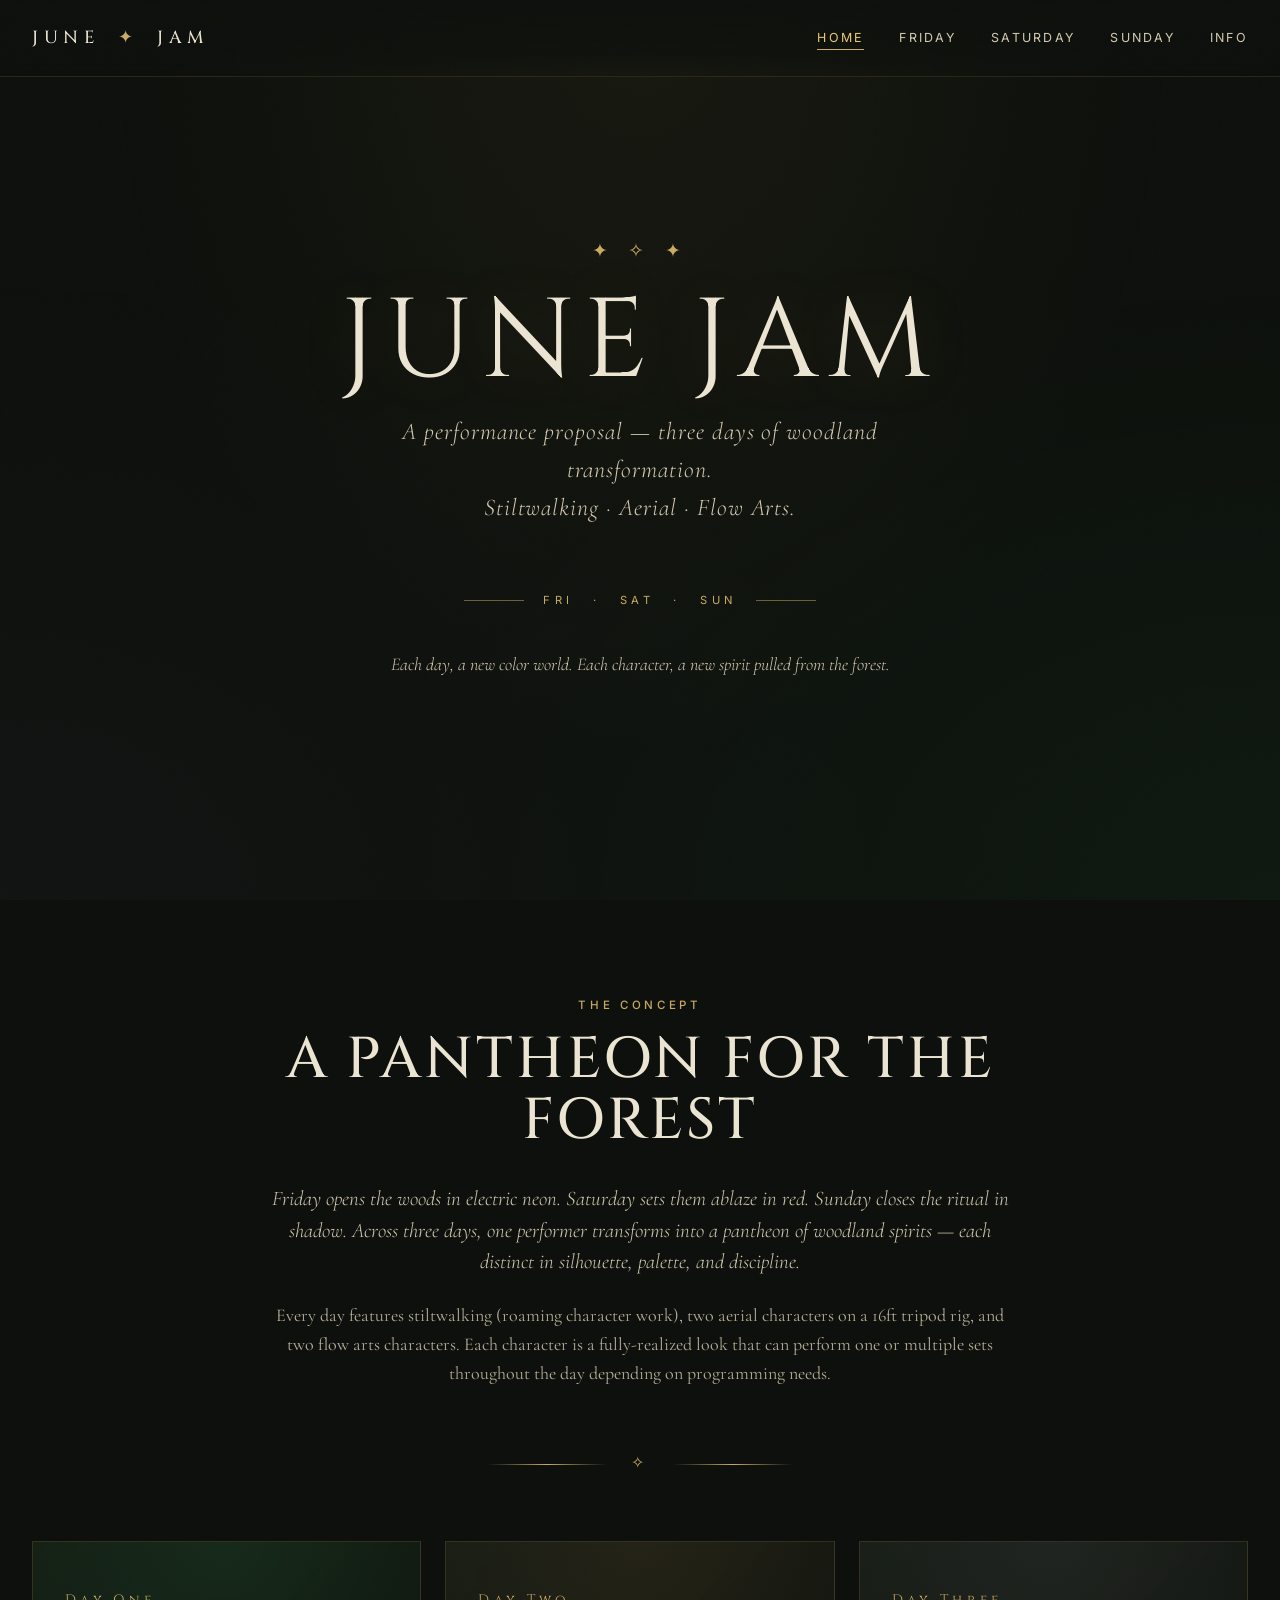
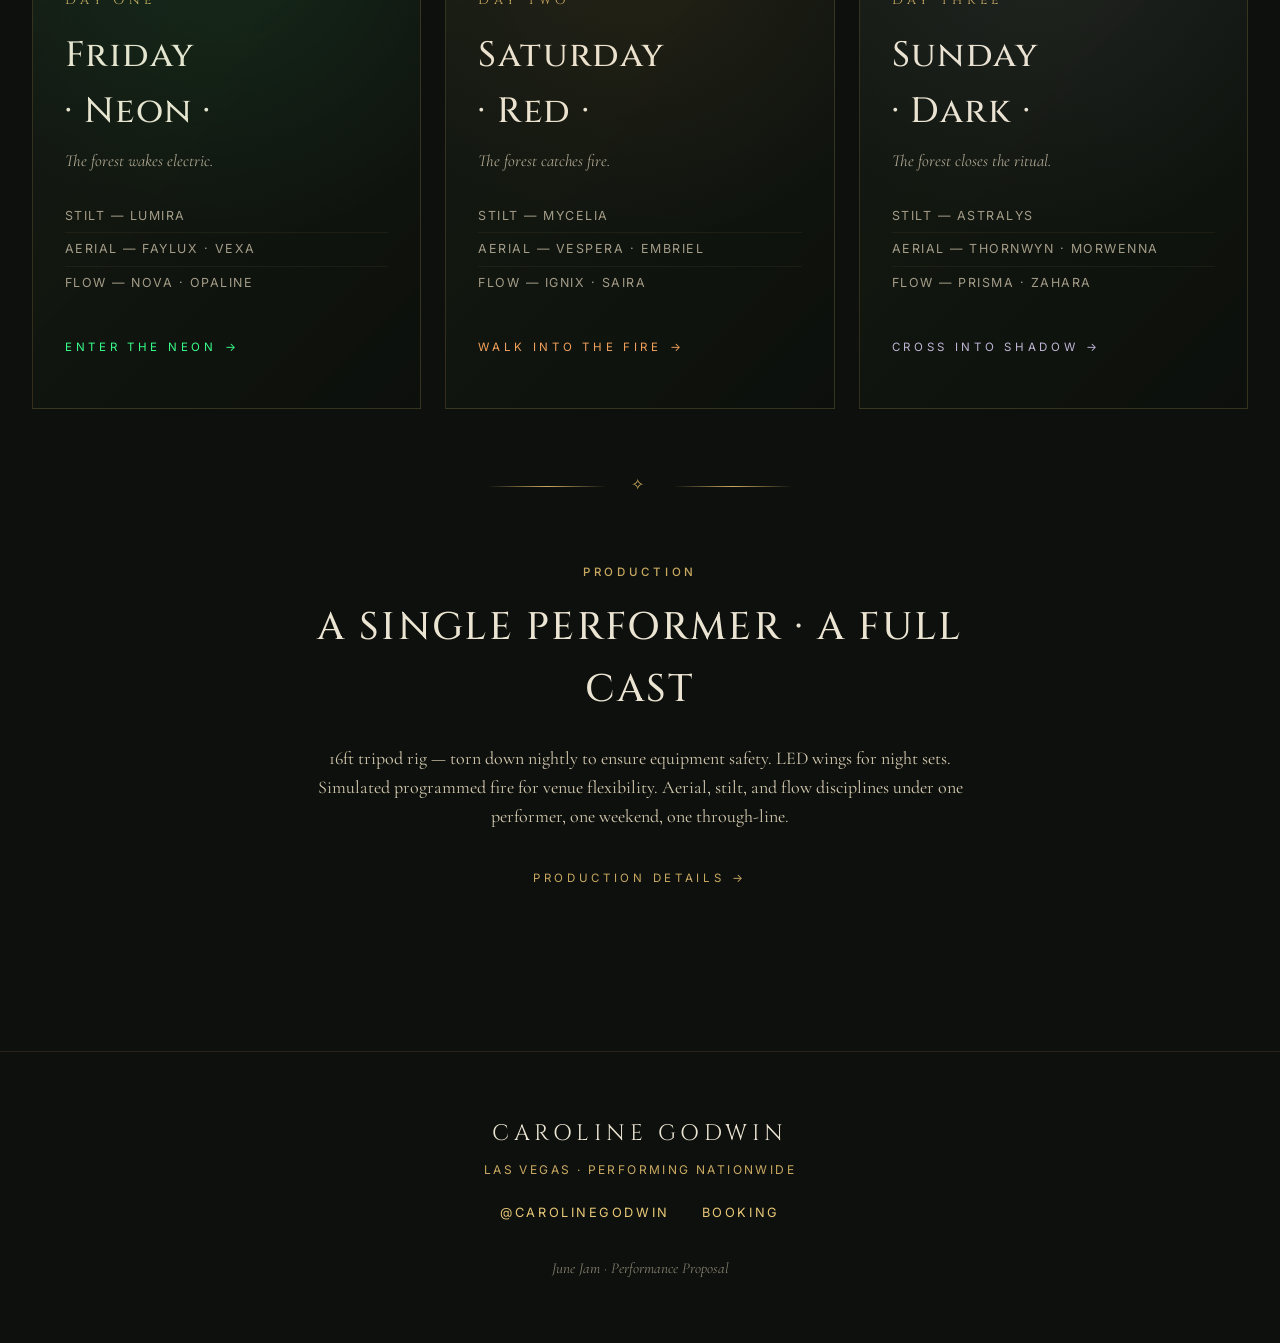
<file: index.html>
<!DOCTYPE html>
<html lang="en">
<head>
<meta charset="UTF-8">
<meta name="viewport" content="width=device-width, initial-scale=1.0">
<title>June Jam — A Performance Proposal by Caroline Godwin</title>
<meta name="description" content="A three-day immersive character residency through a forest psychedelic dreamscape. Stiltwalking, aerial, and flow arts by Caroline Godwin.">
<link rel="stylesheet" href="css/style.css">
</head>
<body>

<nav class="nav">
  <a href="index.html" class="nav-brand">June <span class="ornament">✦</span> Jam</a>
  <button class="nav-toggle" aria-label="Toggle menu">☰</button>
  <ul class="nav-links">
    <li><a href="index.html" class="active">Home</a></li>
    <li><a href="friday.html">Friday</a></li>
    <li><a href="saturday.html">Saturday</a></li>
    <li><a href="sunday.html">Sunday</a></li>
    <li><a href="info.html">Info</a></li>
  </ul>
</nav>

<header class="hero">
  <div class="hero-ornament fade-up">✦  ✧  ✦</div>
  <h1 class="display-xl hero-title fade-up delay-1">June Jam</h1>
  <p class="hero-subtitle fade-up delay-2">
    A performance proposal — three days of woodland transformation.<br>
    Stiltwalking · Aerial · Flow Arts.
  </p>
  <div class="hero-divider fade-up delay-3">
    <span>Fri</span><span>·</span><span>Sat</span><span>·</span><span>Sun</span>
  </div>
  <p class="serif-italic fade-up delay-4" style="max-width: 540px; opacity: 0.7;">
    Each day, a new color world. Each character, a new spirit pulled from the forest.
  </p>
</header>

<section class="section">
  <div class="container">
    <div class="reveal" style="text-align:center; max-width: 740px; margin: 0 auto;">
      <p class="eyebrow">The Concept</p>
      <h2 class="display-lg" style="margin: 1rem 0 2rem;">A Pantheon for the Forest</h2>
      <p class="lead serif-italic">
        Friday opens the woods in electric neon. Saturday sets them ablaze in red.
        Sunday closes the ritual in shadow. Across three days, one performer transforms
        into a pantheon of woodland spirits — each distinct in silhouette, palette, and discipline.
      </p>
      <p style="margin-top: 1.5rem; opacity: 0.85;">
        Every day features stiltwalking (roaming character work), two aerial characters on a 16ft tripod rig,
        and two flow arts characters. Each character is a fully-realized look that can perform one or
        multiple sets throughout the day depending on programming needs.
      </p>
    </div>

    <div class="divider-ornate reveal">✧</div>

    <div class="day-grid">
      <a class="day-card reveal" data-day="friday" href="friday.html">
        <div class="day-card-num">Day One</div>
        <h3>Friday<br>· Neon ·</h3>
        <p class="day-card-tagline">The forest wakes electric.</p>
        <ul class="day-card-list">
          <li>Stilt — Lumira</li>
          <li>Aerial — Faylux · Vexa</li>
          <li>Flow — Nova · Opaline</li>
        </ul>
        <span class="day-card-cta">Enter the neon</span>
      </a>

      <a class="day-card reveal" data-day="saturday" href="saturday.html">
        <div class="day-card-num">Day Two</div>
        <h3>Saturday<br>· Red ·</h3>
        <p class="day-card-tagline">The forest catches fire.</p>
        <ul class="day-card-list">
          <li>Stilt — Mycelia</li>
          <li>Aerial — Vespera · Embriel</li>
          <li>Flow — Ignix · Saira</li>
        </ul>
        <span class="day-card-cta">Walk into the fire</span>
      </a>

      <a class="day-card reveal" data-day="sunday" href="sunday.html">
        <div class="day-card-num">Day Three</div>
        <h3>Sunday<br>· Dark ·</h3>
        <p class="day-card-tagline">The forest closes the ritual.</p>
        <ul class="day-card-list">
          <li>Stilt — Astralys</li>
          <li>Aerial — Thornwyn · Morwenna</li>
          <li>Flow — Prisma · Zahara</li>
        </ul>
        <span class="day-card-cta">Cross into shadow</span>
      </a>
    </div>

    <div class="divider-ornate reveal">✧</div>

    <div class="reveal" style="text-align: center; max-width: 660px; margin: 0 auto;">
      <p class="eyebrow">Production</p>
      <h2 class="display-md" style="margin: 1rem 0 1.5rem;">A Single Performer · A Full Cast</h2>
      <p style="margin-bottom: 2rem;">
        16ft tripod rig — torn down nightly to ensure equipment safety.
        LED wings for night sets. Simulated programmed fire for venue flexibility.
        Aerial, stilt, and flow disciplines under one performer, one weekend, one through-line.
      </p>
      <a href="info.html" class="day-card-cta" style="--accent: var(--gold);">Production details</a>
    </div>
  </div>
</section>

<footer class="footer">
  <div class="footer-name">Caroline Godwin</div>
  <div class="footer-meta">Las Vegas · Performing Nationwide</div>
  <div class="footer-links">
    <a href="https://instagram.com/carolinegodwin" target="_blank">@carolinegodwin</a>
    <a href="info.html">Booking</a>
  </div>
  <p class="footer-tagline">June Jam · Performance Proposal</p>
</footer>

<script src="js/main.js"></script>
</body>
</html>
</file>
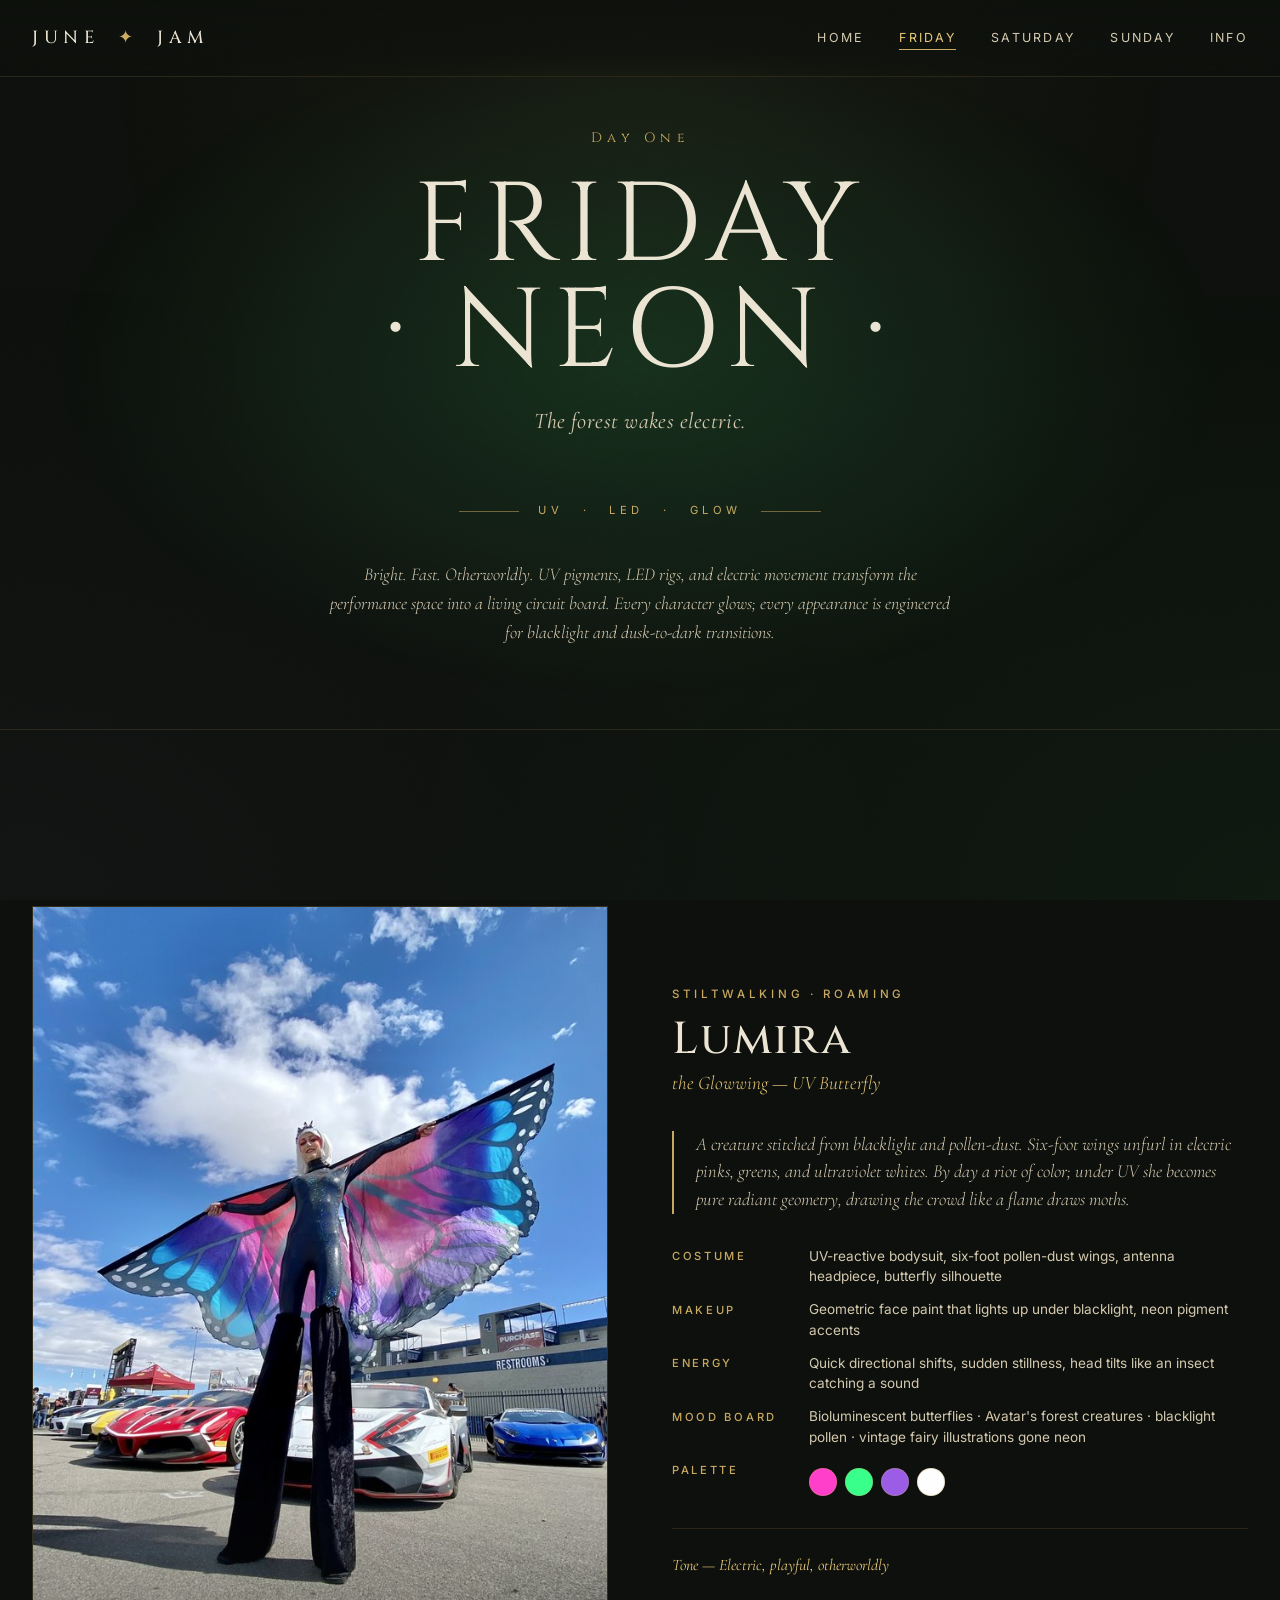
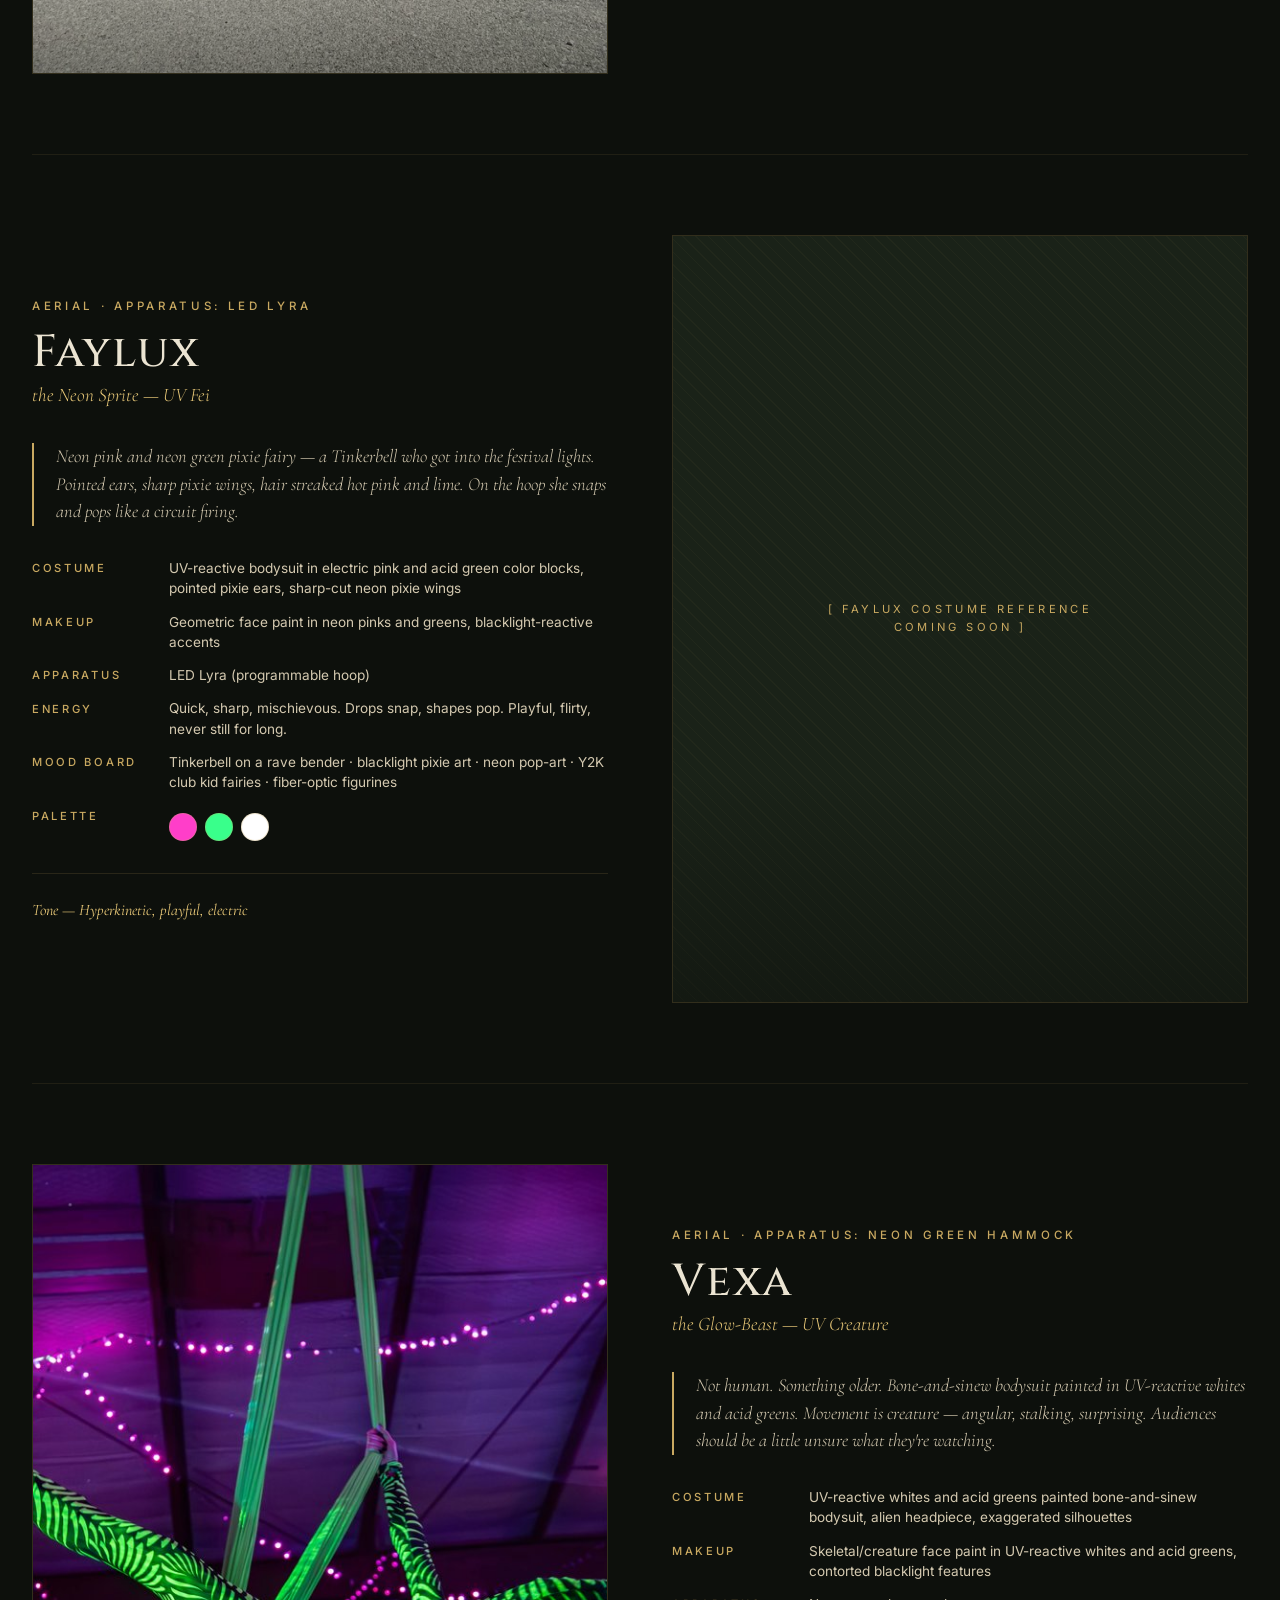
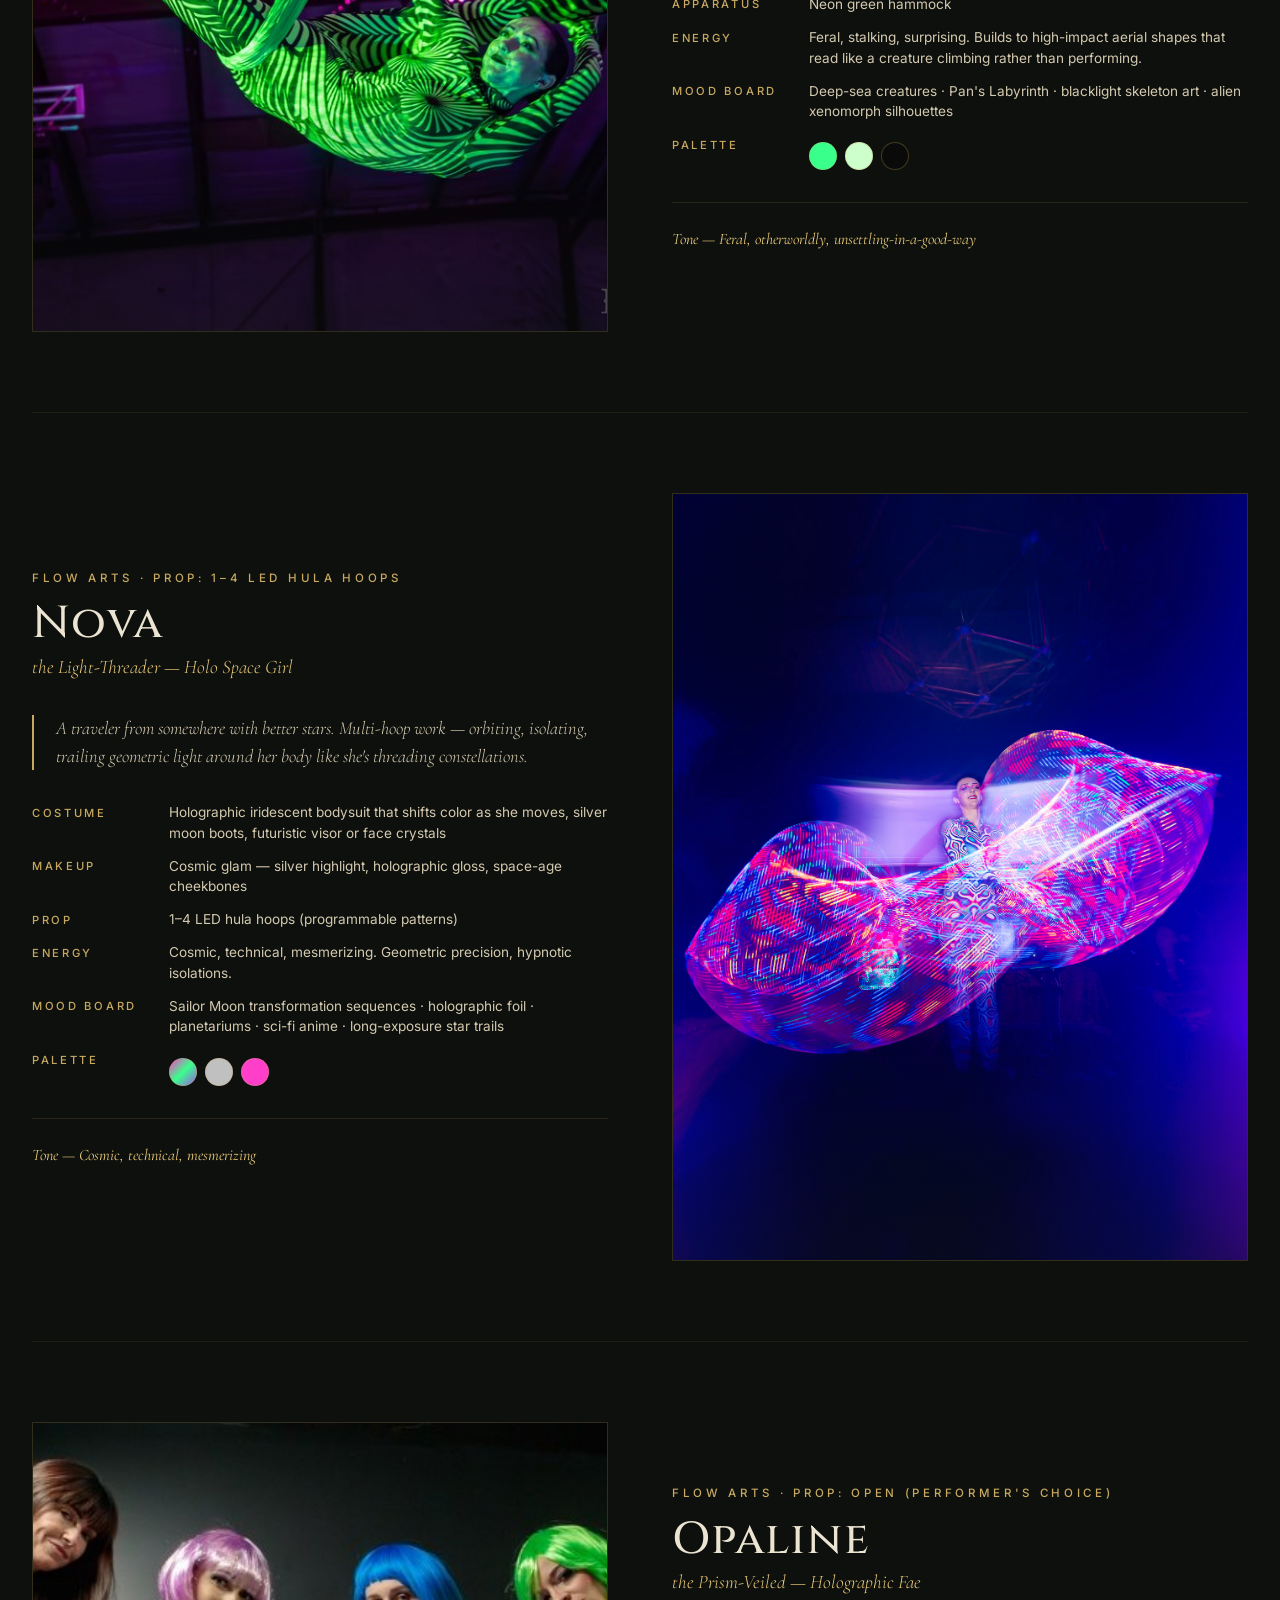
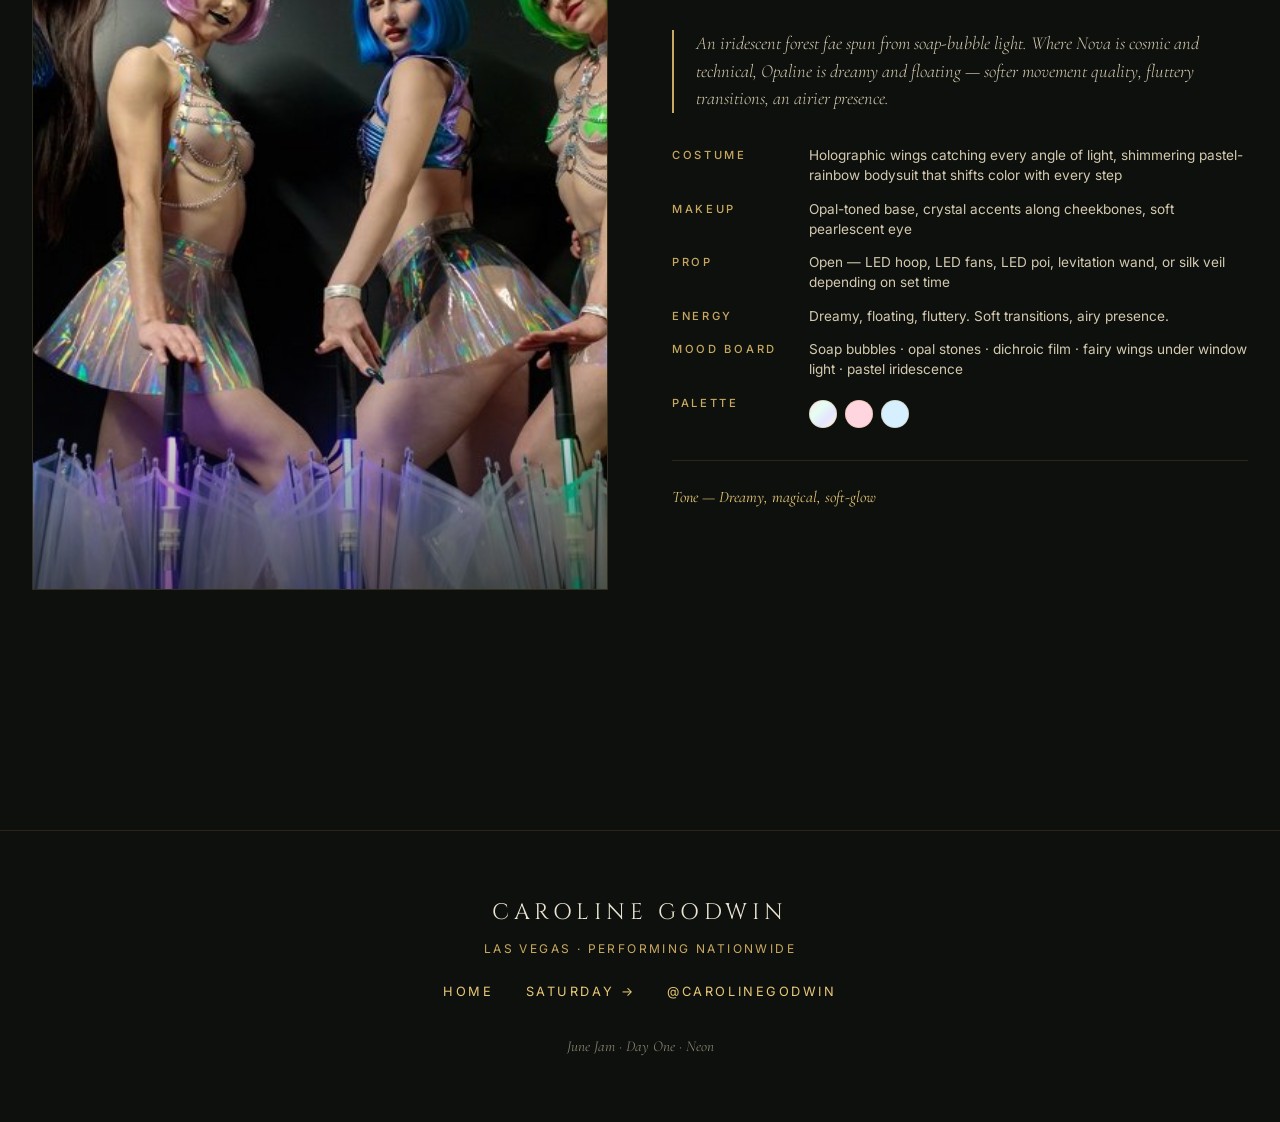
<file: friday.html>
<!DOCTYPE html>
<html lang="en">
<head>
<meta charset="UTF-8">
<meta name="viewport" content="width=device-width, initial-scale=1.0">
<title>Friday · Neon Day — June Jam</title>
<link rel="stylesheet" href="css/style.css">
</head>
<body class="day-friday">

<nav class="nav">
  <a href="index.html" class="nav-brand">June <span class="ornament">✦</span> Jam</a>
  <button class="nav-toggle" aria-label="Toggle menu">☰</button>
  <ul class="nav-links">
    <li><a href="index.html">Home</a></li>
    <li><a href="friday.html" class="active">Friday</a></li>
    <li><a href="saturday.html">Saturday</a></li>
    <li><a href="sunday.html">Sunday</a></li>
    <li><a href="info.html">Info</a></li>
  </ul>
</nav>

<header class="day-hero">
  <div class="day-hero-num fade-up">Day One</div>
  <h1 class="display-xl fade-up delay-1">Friday<br>· Neon ·</h1>
  <p class="day-hero-tagline fade-up delay-2">The forest wakes electric.</p>
  <div class="hero-divider fade-up delay-3">
    <span>UV</span><span>·</span><span>LED</span><span>·</span><span>Glow</span>
  </div>
  <p class="serif-italic fade-up delay-4" style="max-width: 620px; opacity: 0.85;">
    Bright. Fast. Otherworldly. UV pigments, LED rigs, and electric movement transform the
    performance space into a living circuit board. Every character glows; every appearance is
    engineered for blacklight and dusk-to-dark transitions.
  </p>
</header>

<section class="section">
  <div class="container">

    <!-- LUMIRA -->
    <article class="character reveal">
      <div class="character-image">
        <img src="images/lumira.jpg" alt="Lumira — UV butterfly stilt walker">
      </div>
      <div class="character-content">
        <p class="eyebrow">Stiltwalking · Roaming</p>
        <h2 class="character-name">Lumira</h2>
        <p class="character-epithet">the Glowwing — UV Butterfly</p>
        <p class="character-quote">
          A creature stitched from blacklight and pollen-dust. Six-foot wings unfurl in electric
          pinks, greens, and ultraviolet whites. By day a riot of color; under UV she becomes
          pure radiant geometry, drawing the crowd like a flame draws moths.
        </p>
        <dl class="character-meta">
          <dt>Costume</dt>
          <dd>UV-reactive bodysuit, six-foot pollen-dust wings, antenna headpiece, butterfly silhouette</dd>
          <dt>Makeup</dt>
          <dd>Geometric face paint that lights up under blacklight, neon pigment accents</dd>
          <dt>Energy</dt>
          <dd>Quick directional shifts, sudden stillness, head tilts like an insect catching a sound</dd>
          <dt>Mood Board</dt>
          <dd>Bioluminescent butterflies · Avatar's forest creatures · blacklight pollen · vintage fairy illustrations gone neon</dd>
          <dt>Palette</dt>
          <dd>
            <div class="swatch-row">
              <div class="swatch" style="background:#ff3ec9" data-tip="Hot pink"></div>
              <div class="swatch" style="background:#39ff8b" data-tip="Acid green"></div>
              <div class="swatch" style="background:#9b5de5" data-tip="UV purple"></div>
              <div class="swatch" style="background:#fefefe" data-tip="UV white"></div>
            </div>
          </dd>
        </dl>
        <p class="character-tone">Tone — Electric, playful, otherworldly</p>
      </div>
    </article>

    <!-- FAYLUX -->
    <article class="character reveal">
      <div class="character-image">
        <div class="character-image-placeholder">[ Faylux costume reference<br>coming soon ]</div>
      </div>
      <div class="character-content">
        <p class="eyebrow">Aerial · Apparatus: LED Lyra</p>
        <h2 class="character-name">Faylux</h2>
        <p class="character-epithet">the Neon Sprite — UV Fei</p>
        <p class="character-quote">
          Neon pink and neon green pixie fairy — a Tinkerbell who got into the festival lights.
          Pointed ears, sharp pixie wings, hair streaked hot pink and lime. On the hoop she
          snaps and pops like a circuit firing.
        </p>
        <dl class="character-meta">
          <dt>Costume</dt>
          <dd>UV-reactive bodysuit in electric pink and acid green color blocks, pointed pixie ears, sharp-cut neon pixie wings</dd>
          <dt>Makeup</dt>
          <dd>Geometric face paint in neon pinks and greens, blacklight-reactive accents</dd>
          <dt>Apparatus</dt>
          <dd>LED Lyra (programmable hoop)</dd>
          <dt>Energy</dt>
          <dd>Quick, sharp, mischievous. Drops snap, shapes pop. Playful, flirty, never still for long.</dd>
          <dt>Mood Board</dt>
          <dd>Tinkerbell on a rave bender · blacklight pixie art · neon pop-art · Y2K club kid fairies · fiber-optic figurines</dd>
          <dt>Palette</dt>
          <dd>
            <div class="swatch-row">
              <div class="swatch" style="background:#ff3ec9" data-tip="Neon pink"></div>
              <div class="swatch" style="background:#39ff8b" data-tip="Neon green"></div>
              <div class="swatch" style="background:#fff" data-tip="UV white"></div>
            </div>
          </dd>
        </dl>
        <p class="character-tone">Tone — Hyperkinetic, playful, electric</p>
      </div>
    </article>

    <!-- VEXA -->
    <article class="character reveal">
      <div class="character-image">
        <img src="images/vexa.jpg" alt="Vexa — UV creature on neon green hammock">
      </div>
      <div class="character-content">
        <p class="eyebrow">Aerial · Apparatus: Neon Green Hammock</p>
        <h2 class="character-name">Vexa</h2>
        <p class="character-epithet">the Glow-Beast — UV Creature</p>
        <p class="character-quote">
          Not human. Something older. Bone-and-sinew bodysuit painted in UV-reactive whites and
          acid greens. Movement is creature — angular, stalking, surprising. Audiences should
          be a little unsure what they're watching.
        </p>
        <dl class="character-meta">
          <dt>Costume</dt>
          <dd>UV-reactive whites and acid greens painted bone-and-sinew bodysuit, alien headpiece, exaggerated silhouettes</dd>
          <dt>Makeup</dt>
          <dd>Skeletal/creature face paint in UV-reactive whites and acid greens, contorted blacklight features</dd>
          <dt>Apparatus</dt>
          <dd>Neon green hammock</dd>
          <dt>Energy</dt>
          <dd>Feral, stalking, surprising. Builds to high-impact aerial shapes that read like a creature climbing rather than performing.</dd>
          <dt>Mood Board</dt>
          <dd>Deep-sea creatures · Pan's Labyrinth · blacklight skeleton art · alien xenomorph silhouettes</dd>
          <dt>Palette</dt>
          <dd>
            <div class="swatch-row">
              <div class="swatch" style="background:#39ff8b" data-tip="Acid green"></div>
              <div class="swatch" style="background:#ccffcc" data-tip="UV white-green"></div>
              <div class="swatch" style="background:#0a0a0a" data-tip="Black base"></div>
            </div>
          </dd>
        </dl>
        <p class="character-tone">Tone — Feral, otherworldly, unsettling-in-a-good-way</p>
      </div>
    </article>

    <!-- NOVA -->
    <article class="character reveal">
      <div class="character-image">
        <img src="images/nova.jpg" alt="Nova — LED hoop light trails">
      </div>
      <div class="character-content">
        <p class="eyebrow">Flow Arts · Prop: 1–4 LED Hula Hoops</p>
        <h2 class="character-name">Nova</h2>
        <p class="character-epithet">the Light-Threader — Holo Space Girl</p>
        <p class="character-quote">
          A traveler from somewhere with better stars. Multi-hoop work — orbiting, isolating,
          trailing geometric light around her body like she's threading constellations.
        </p>
        <dl class="character-meta">
          <dt>Costume</dt>
          <dd>Holographic iridescent bodysuit that shifts color as she moves, silver moon boots, futuristic visor or face crystals</dd>
          <dt>Makeup</dt>
          <dd>Cosmic glam — silver highlight, holographic gloss, space-age cheekbones</dd>
          <dt>Prop</dt>
          <dd>1–4 LED hula hoops (programmable patterns)</dd>
          <dt>Energy</dt>
          <dd>Cosmic, technical, mesmerizing. Geometric precision, hypnotic isolations.</dd>
          <dt>Mood Board</dt>
          <dd>Sailor Moon transformation sequences · holographic foil · planetariums · sci-fi anime · long-exposure star trails</dd>
          <dt>Palette</dt>
          <dd>
            <div class="swatch-row">
              <div class="swatch" style="background:linear-gradient(135deg,#ff3ec9,#39ff8b,#9b5de5)" data-tip="Iridescent"></div>
              <div class="swatch" style="background:#c0c0c0" data-tip="Silver"></div>
              <div class="swatch" style="background:#ff3ec9" data-tip="LED pink"></div>
            </div>
          </dd>
        </dl>
        <p class="character-tone">Tone — Cosmic, technical, mesmerizing</p>
      </div>
    </article>

    <!-- OPALINE -->
    <article class="character reveal">
      <div class="character-image">
        <img src="images/opaline.jpg" alt="Opaline — holographic fae with LED prop">
      </div>
      <div class="character-content">
        <p class="eyebrow">Flow Arts · Prop: Open (Performer's Choice)</p>
        <h2 class="character-name">Opaline</h2>
        <p class="character-epithet">the Prism-Veiled — Holographic Fae</p>
        <p class="character-quote">
          An iridescent forest fae spun from soap-bubble light. Where Nova is cosmic and technical,
          Opaline is dreamy and floating — softer movement quality, fluttery transitions, an airier
          presence.
        </p>
        <dl class="character-meta">
          <dt>Costume</dt>
          <dd>Holographic wings catching every angle of light, shimmering pastel-rainbow bodysuit that shifts color with every step</dd>
          <dt>Makeup</dt>
          <dd>Opal-toned base, crystal accents along cheekbones, soft pearlescent eye</dd>
          <dt>Prop</dt>
          <dd>Open — LED hoop, LED fans, LED poi, levitation wand, or silk veil depending on set time</dd>
          <dt>Energy</dt>
          <dd>Dreamy, floating, fluttery. Soft transitions, airy presence.</dd>
          <dt>Mood Board</dt>
          <dd>Soap bubbles · opal stones · dichroic film · fairy wings under window light · pastel iridescence</dd>
          <dt>Palette</dt>
          <dd>
            <div class="swatch-row">
              <div class="swatch" style="background:linear-gradient(135deg,#ffe5f1,#e5fff1,#e5e5ff,#fff5e5)" data-tip="Iridescent pastel"></div>
              <div class="swatch" style="background:#ffd6e0" data-tip="Pastel pink"></div>
              <div class="swatch" style="background:#d6f0ff" data-tip="Pastel blue"></div>
            </div>
          </dd>
        </dl>
        <p class="character-tone">Tone — Dreamy, magical, soft-glow</p>
      </div>
    </article>

  </div>
</section>

<footer class="footer">
  <div class="footer-name">Caroline Godwin</div>
  <div class="footer-meta">Las Vegas · Performing Nationwide</div>
  <div class="footer-links">
    <a href="index.html">Home</a>
    <a href="saturday.html">Saturday →</a>
    <a href="https://instagram.com/carolinegodwin" target="_blank">@carolinegodwin</a>
  </div>
  <p class="footer-tagline">June Jam · Day One · Neon</p>
</footer>

<script src="js/main.js"></script>
</body>
</html>
</file>
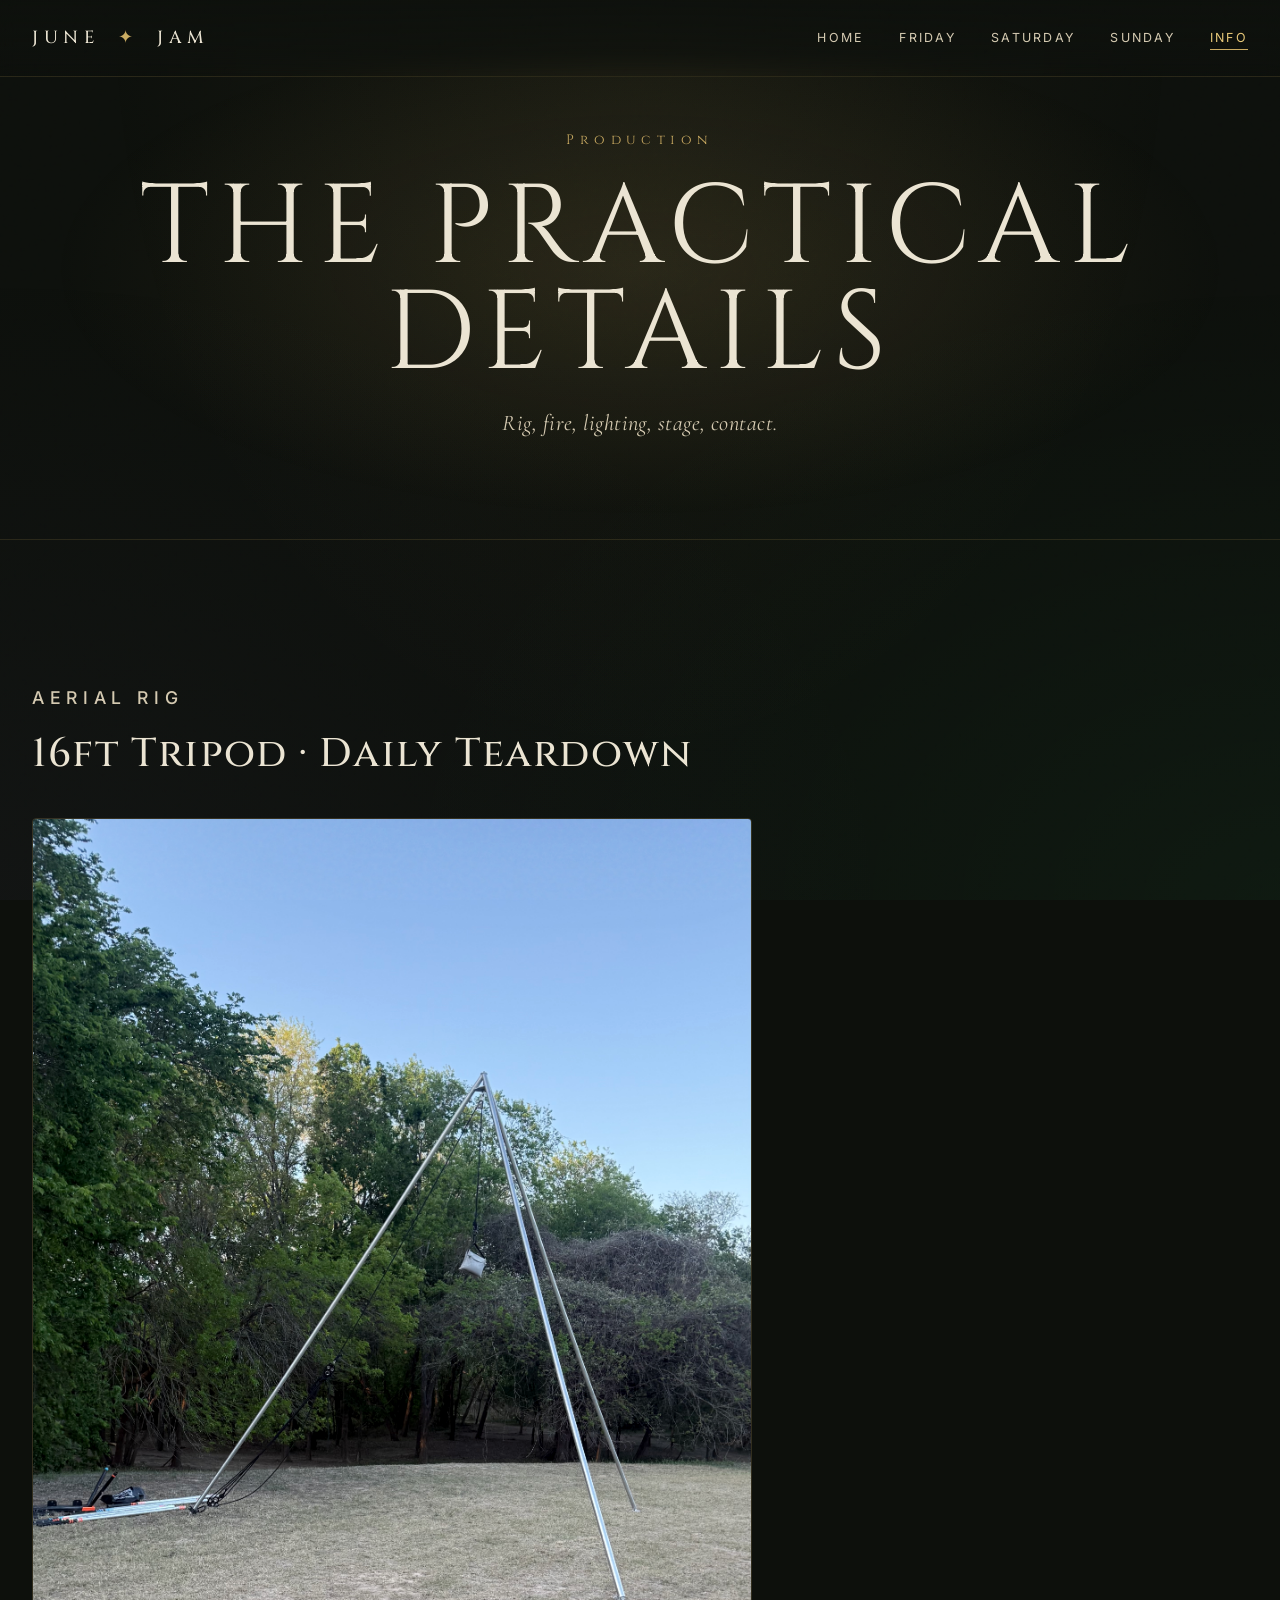
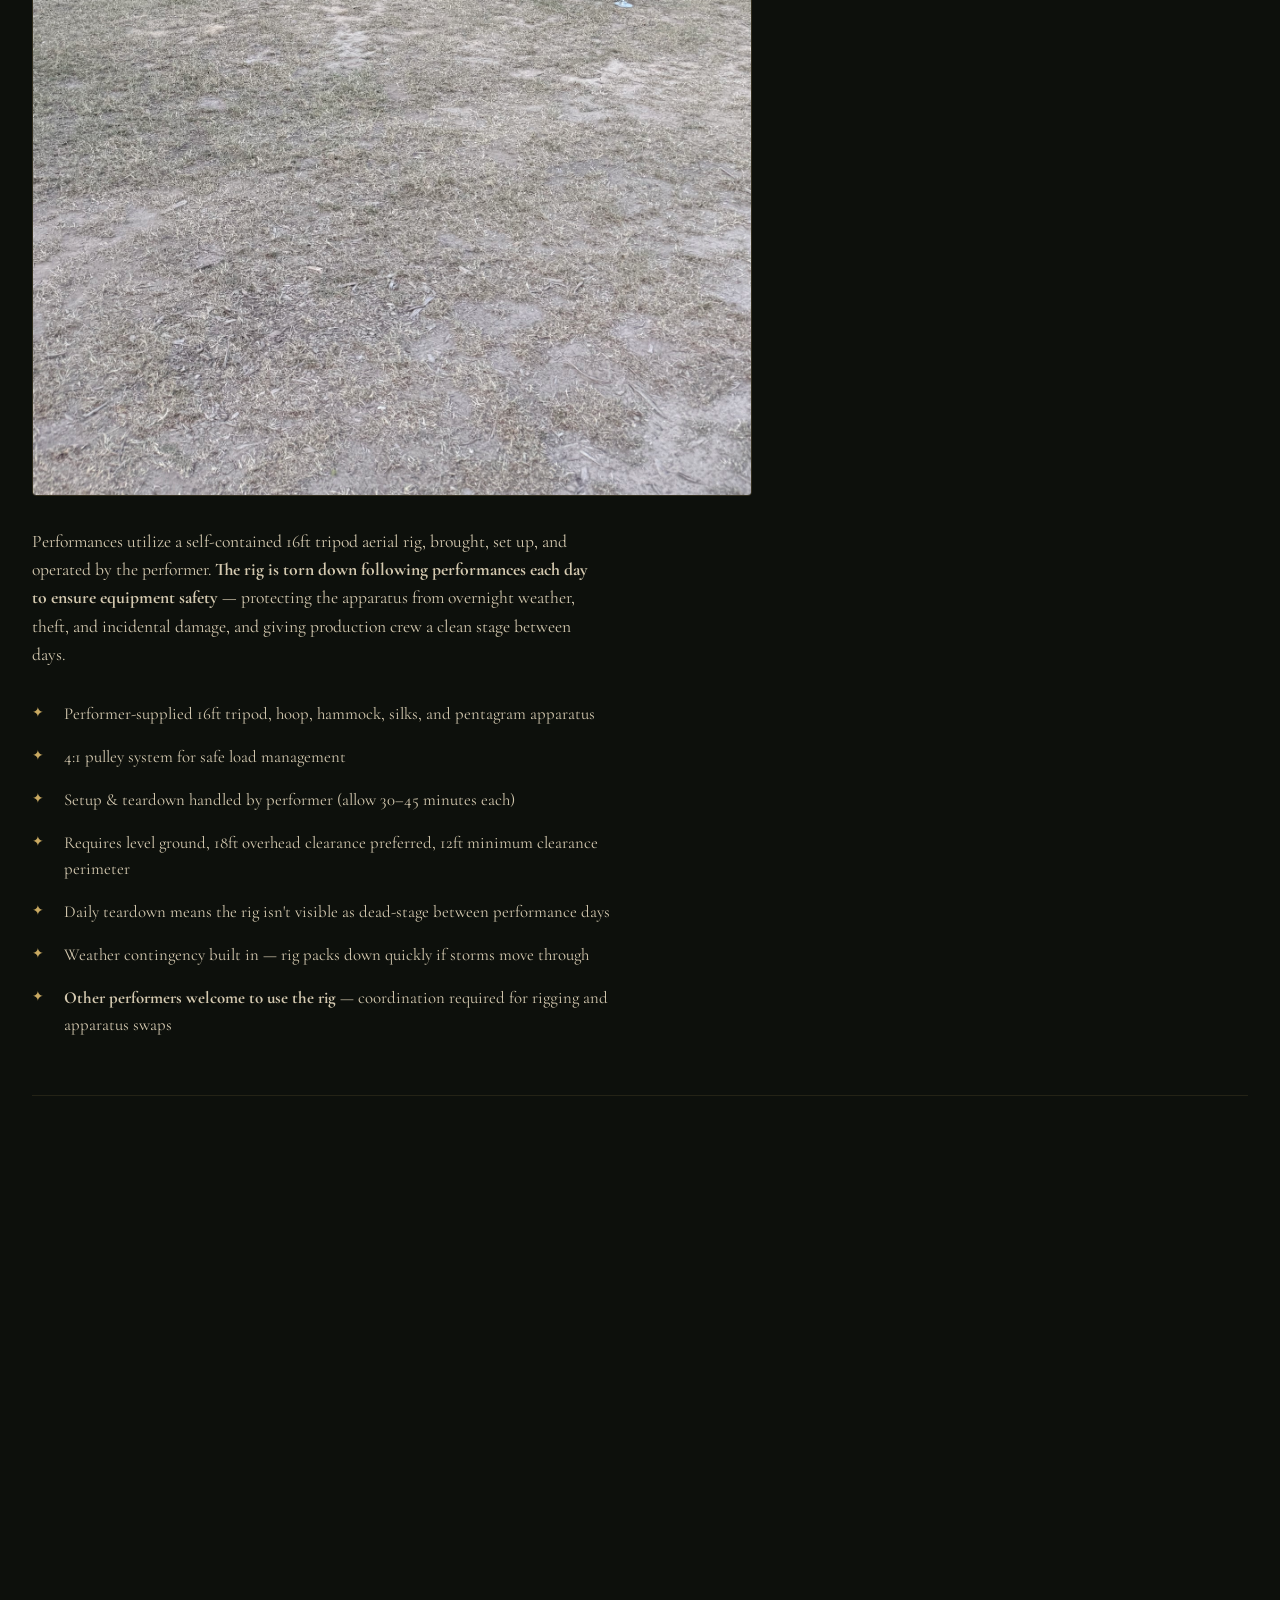
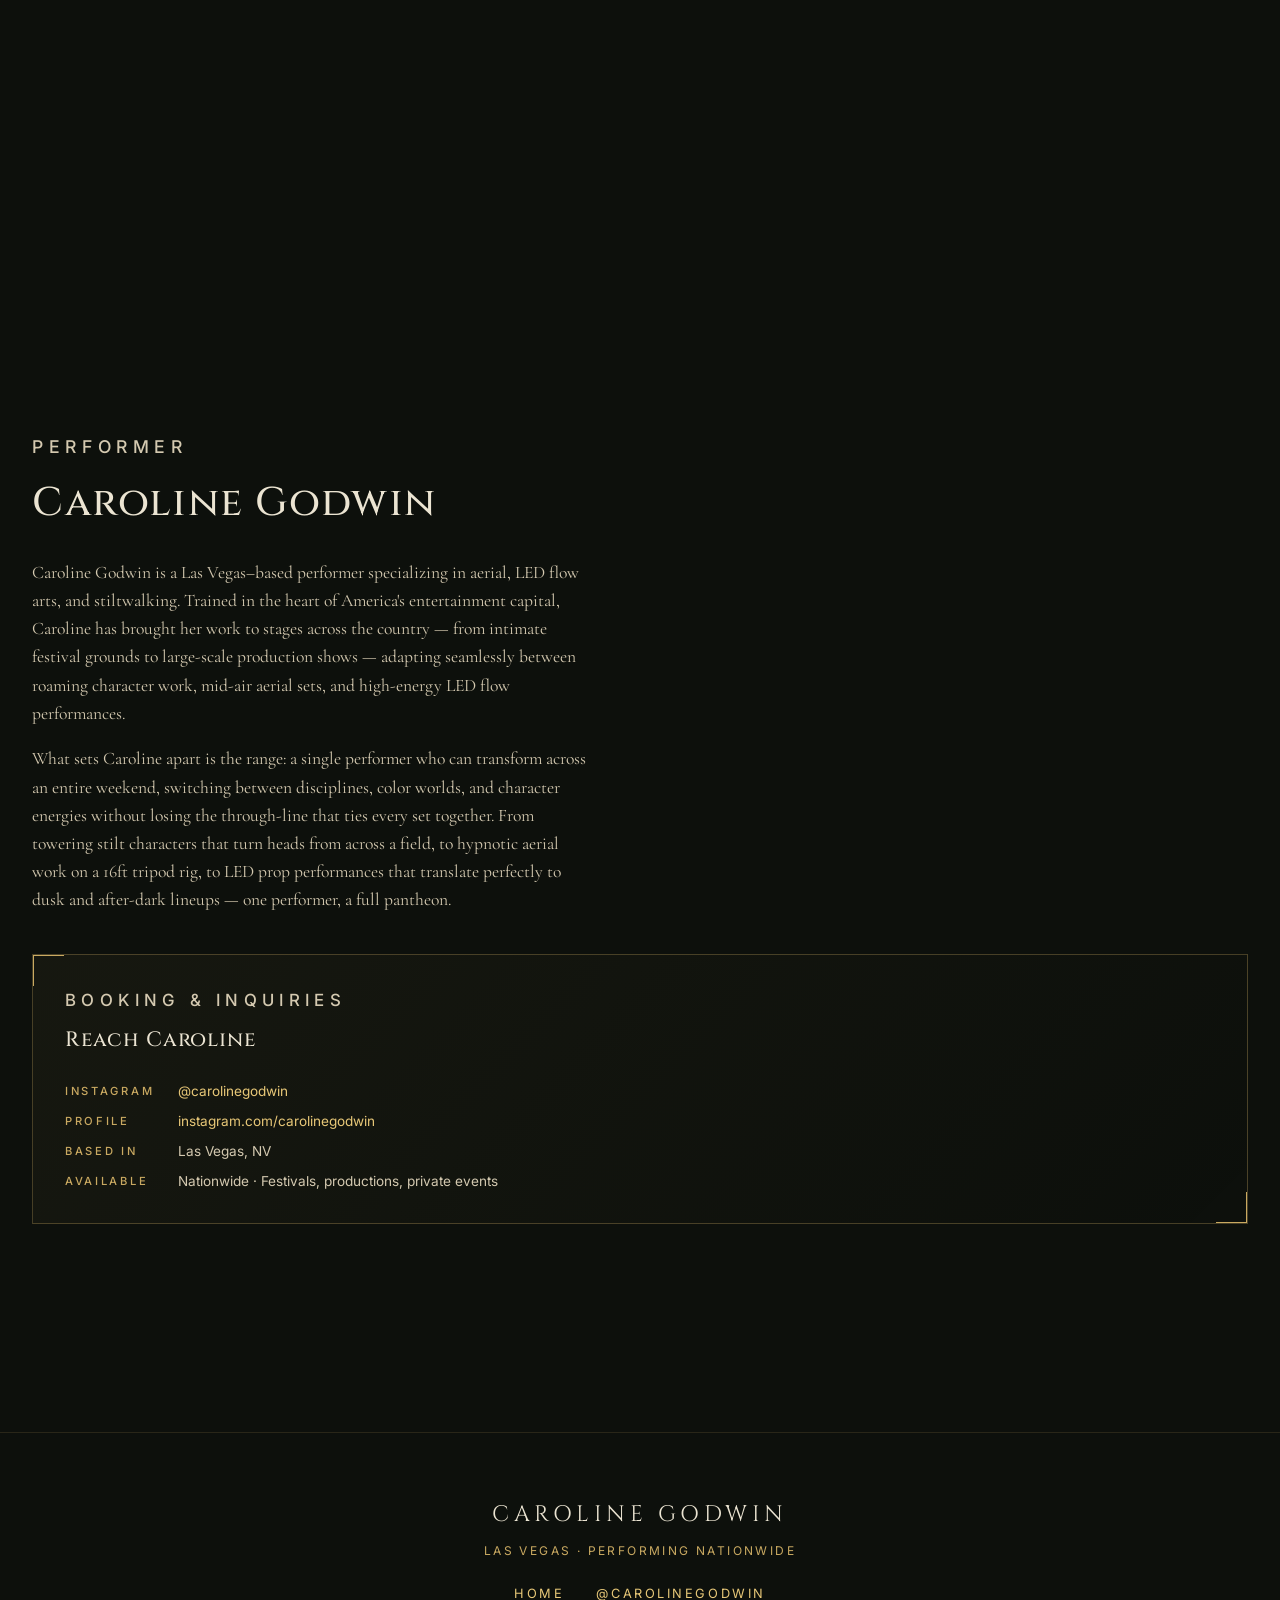
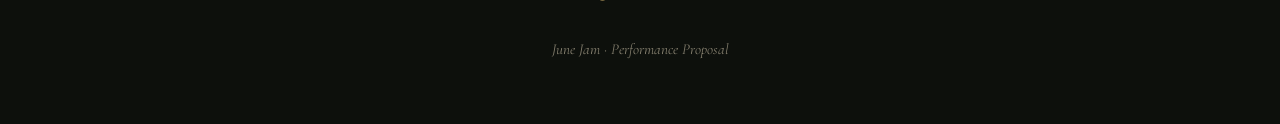
<file: info.html>
<!DOCTYPE html>
<html lang="en">
<head>
<meta charset="UTF-8">
<meta name="viewport" content="width=device-width, initial-scale=1.0">
<title>Production &amp; Booking — June Jam</title>
<link rel="stylesheet" href="css/style.css">
</head>
<body>

<nav class="nav">
  <a href="index.html" class="nav-brand">June <span class="ornament">✦</span> Jam</a>
  <button class="nav-toggle" aria-label="Toggle menu">☰</button>
  <ul class="nav-links">
    <li><a href="index.html">Home</a></li>
    <li><a href="friday.html">Friday</a></li>
    <li><a href="saturday.html">Saturday</a></li>
    <li><a href="sunday.html">Sunday</a></li>
    <li><a href="info.html" class="active">Info</a></li>
  </ul>
</nav>

<header class="day-hero">
  <div class="day-hero-num fade-up">Production</div>
  <h1 class="display-xl fade-up delay-1">The Practical<br>Details</h1>
  <p class="day-hero-tagline fade-up delay-2">Rig, fire, lighting, stage, contact.</p>
</header>

<section class="section">
  <div class="container">

    <!-- RIG -->
    <article class="info-block reveal">
      <p class="eyebrow">Aerial Rig</p>
      <h2>16ft Tripod · Daily Teardown</h2>
      <img class="info-block-image" src="images/rig.jpeg" alt="16ft tripod aerial rig setup">
      <p>
        Performances utilize a self-contained 16ft tripod aerial rig, brought, set up, and operated
        by the performer. <strong>The rig is torn down following performances each day to ensure equipment
        safety</strong> — protecting the apparatus from overnight weather, theft, and incidental damage,
        and giving production crew a clean stage between days.
      </p>
      <ul>
        <li>Performer-supplied 16ft tripod, hoop, hammock, silks, and pentagram apparatus</li>
        <li>4:1 pulley system for safe load management</li>
        <li>Setup &amp; teardown handled by performer (allow 30–45 minutes each)</li>
        <li>Requires level ground, 18ft overhead clearance preferred, 12ft minimum clearance perimeter</li>
        <li>Daily teardown means the rig isn't visible as dead-stage between performance days</li>
        <li>Weather contingency built in — rig packs down quickly if storms move through</li>
        <li><strong>Other performers welcome to use the rig</strong> — coordination required for rigging and apparatus swaps</li>
      </ul>
    </article>

    <!-- LED WINGS -->
    <article class="info-block reveal">
      <p class="eyebrow">Night Spectacle</p>
      <h2>LED Wings After Dark</h2>
      <p>
        For nighttime stiltwalking sets — particularly Astralys on Sunday — the wing rig is fully
        programmable LED. Soft starfields, slow-pulsing nebulae, gentle breath-timed light cycles.
        The wings transform the character from "flowing white robes" into a six-foot animated galaxy
        that hushes a crowd from across a field.
      </p>
      <ul>
        <li>Programmable patterns synced to the character's pace and breath</li>
        <li>Battery-powered, no cabling required</li>
        <li>Charges between sets — power access at green room appreciated</li>
        <li>Pattern library customizable for venue / theme on request</li>
      </ul>
    </article>

    <!-- SIMULATED FIRE -->
    <article class="info-block reveal">
      <p class="eyebrow">Stage Friendly</p>
      <h2>Simulated Programmed Fire</h2>
      <p>
        For venues where open-flame performance isn't permitted — or simply preferable for safety,
        insurance, or stage logistics — the Ignix character delivers full phoenix-energy flow art
        using <strong>LED fire fans and an LED fire mask.</strong> Programmed flame patterns ripple across the
        fans in convincing crackle and flicker; the mask glows like coals across her face.
      </p>
      <div class="callout">
        <p class="eyebrow">Why this matters</p>
        <h3>Fire energy without the fire permits.</h3>
        <p>
          Performs on any stage. No fuel handling, no safety officer requirement, no flame-retardant
          flooring, no insurance riders. The audience reads it as fire; production reads it as
          plug-and-play.
        </p>
      </div>
    </article>

    <!-- RIGGING & LOGISTICS -->
    <article class="info-block reveal">
      <p class="eyebrow">On-Site Support</p>
      <h2>Rigging Assistance & Onsite Base</h2>
      <ul>
        <li><strong>Rigging support available</strong> — can provide rigging expertise and equipment assistance for rig setup and apparatus swaps</li>
        <li><strong>30ft RV onsite</strong> — provides a mobile base for costume changes, quick breaks, and equipment storage between sets</li>
        <li>Green room power access appreciated for battery recharges on LED rigs</li>
      </ul>
    </article>

    <!-- DESERT DWELLERS -->
    <article class="info-block reveal" style="background: linear-gradient(135deg, rgba(201,169,97,0.06), transparent); padding: 4rem 2.5rem; border: 1px solid rgba(201,169,97,0.2);">
      <p class="eyebrow">Stage Request</p>
      <h2>Desert Dwellers Set</h2>
      <p>
        <strong>Request to perform on stage during the Desert Dwellers set.</strong>
      </p>
      <p>
        Desert Dwellers' soundscape — that organic, pulsing, ceremonial-bass-meets-tribal energy —
        is the perfect home for several characters in this lineup. Their music holds space for slow
        ritual movement and sudden percussive accents in equal measure, which lets aerial and flow
        work breathe at full theatrical scale.
      </p>
      <p>
        Suggested character pairings for that set, depending on time of day:
      </p>
      <ul>
        <li><strong>Zahara</strong> (LED dragon staff) — sinuous belly-dance flow that mirrors the band's hypnotic rhythm</li>
        <li><strong>Morwenna</strong> (pentagram aerial) — ceremonial geometry for the sacred-bass moments</li>
        <li><strong>Astralys</strong> (LED wings stilt) — slow-time celestial roaming during the deeper, drone-heavier passages</li>
        <li><strong>Saira</strong> (silk fans flow) — incense-smoke movement against the more middle-eastern textures in their set</li>
      </ul>
      <p>
        Open to producer/artist input on which character lands best. Happy to coordinate with the
        Desert Dwellers production team on cues, set timing, and stage geometry.
      </p>
    </article>

    <div class="divider-ornate reveal">✧</div>

    <!-- BIO + CONTACT -->
    <article class="info-block reveal" id="contact">
      <p class="eyebrow">Performer</p>
      <h2 style="margin-bottom: 1.5rem;">Caroline Godwin</h2>
      <p>
        Caroline Godwin is a Las Vegas–based performer specializing in aerial, LED flow arts, and
        stiltwalking. Trained in the heart of America's entertainment capital, Caroline has brought
        her work to stages across the country — from intimate festival grounds to large-scale
        production shows — adapting seamlessly between roaming character work, mid-air aerial sets,
        and high-energy LED flow performances.
      </p>
      <p>
        What sets Caroline apart is the range: a single performer who can transform across an entire
        weekend, switching between disciplines, color worlds, and character energies without losing
        the through-line that ties every set together. From towering stilt characters that turn heads
        from across a field, to hypnotic aerial work on a 16ft tripod rig, to LED prop performances
        that translate perfectly to dusk and after-dark lineups — one performer, a full pantheon.
      </p>

      <div class="callout" style="margin-top: 2.5rem;">
        <p class="eyebrow">Booking &amp; Inquiries</p>
        <h3 style="margin-bottom: 1rem;">Reach Caroline</h3>
        <dl class="character-meta" style="grid-template-columns: max-content 1fr; gap: 0.6rem 1.5rem;">
          <dt>Instagram</dt>
          <dd><a href="https://instagram.com/carolinegodwin" target="_blank">@carolinegodwin</a></dd>
          <dt>Profile</dt>
          <dd><a href="https://instagram.com/carolinegodwin" target="_blank">instagram.com/carolinegodwin</a></dd>
          <dt>Based In</dt>
          <dd>Las Vegas, NV</dd>
          <dt>Available</dt>
          <dd>Nationwide · Festivals, productions, private events</dd>
        </dl>
      </div>
    </article>

  </div>
</section>

<footer class="footer">
  <div class="footer-name">Caroline Godwin</div>
  <div class="footer-meta">Las Vegas · Performing Nationwide</div>
  <div class="footer-links">
    <a href="index.html">Home</a>
    <a href="https://instagram.com/carolinegodwin" target="_blank">@carolinegodwin</a>
  </div>
  <p class="footer-tagline">June Jam · Performance Proposal</p>
</footer>

<script src="js/main.js"></script>
</body>
</html>
</file>
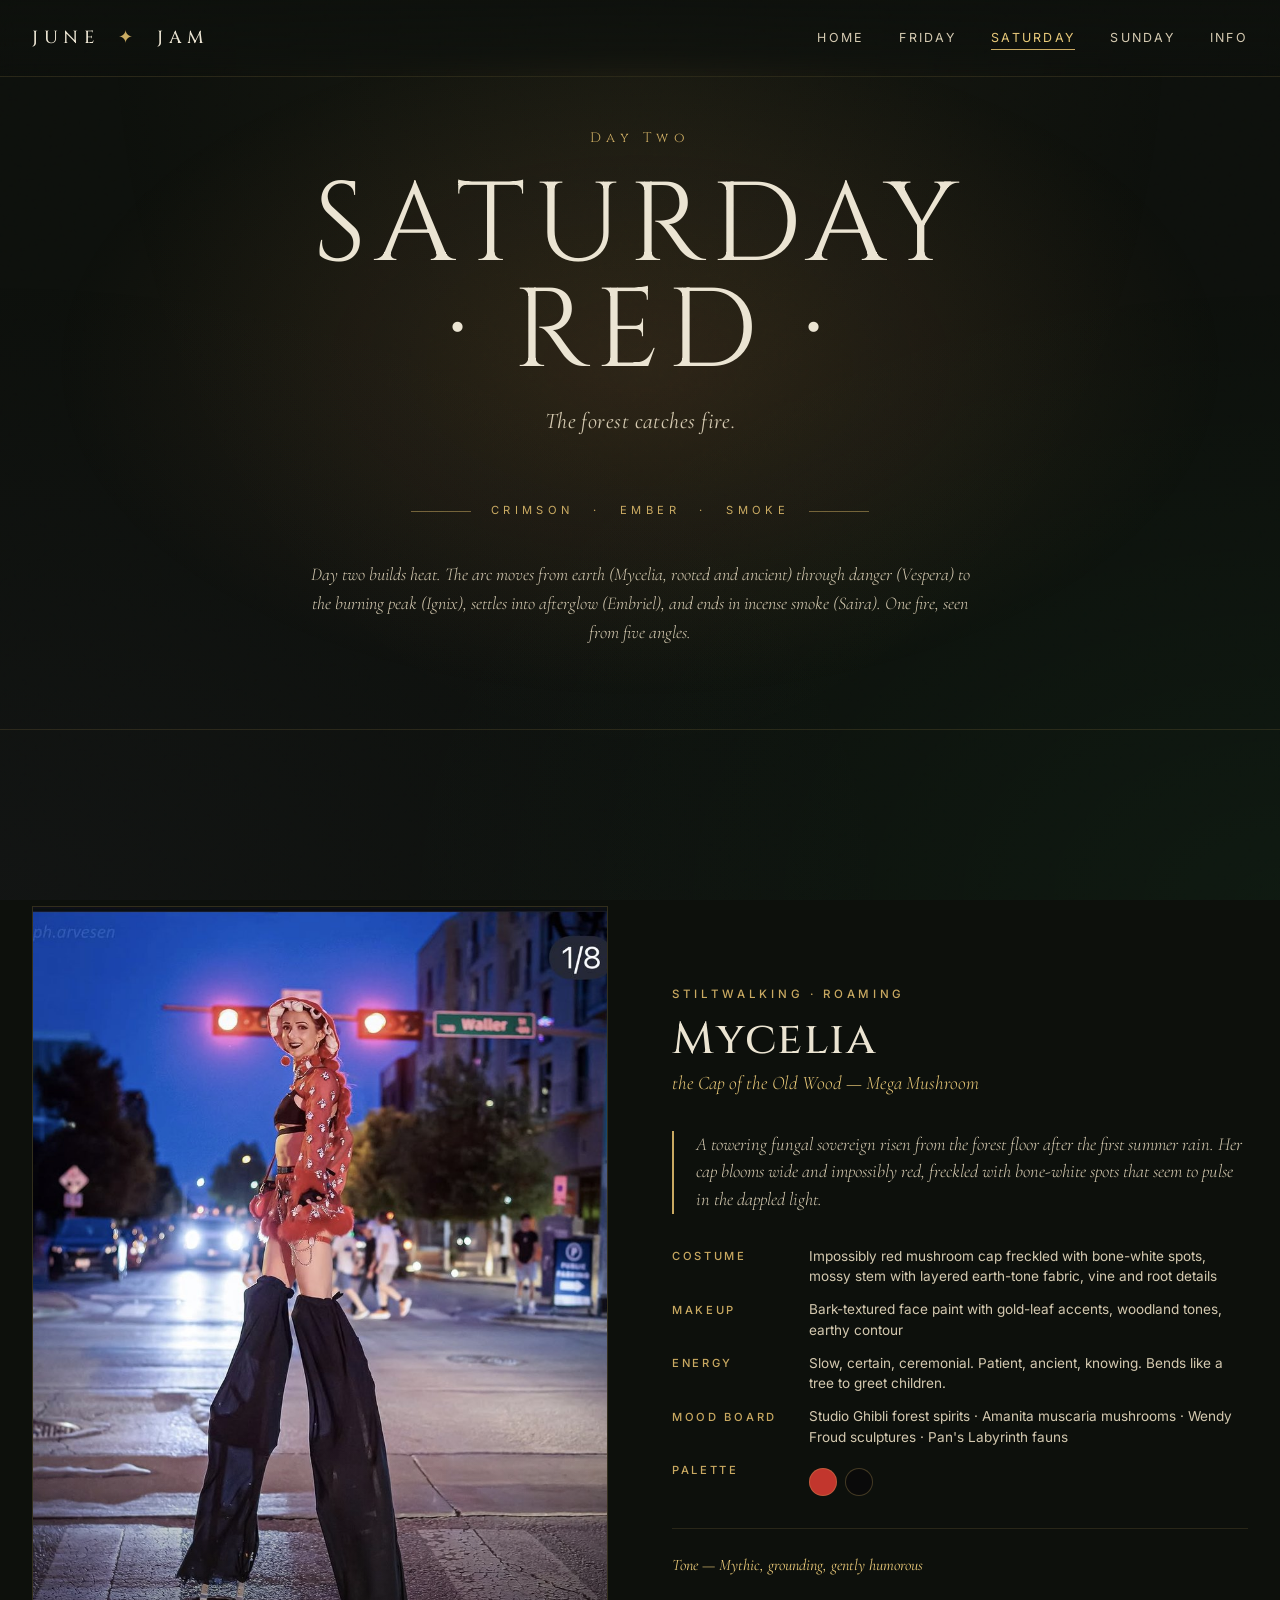
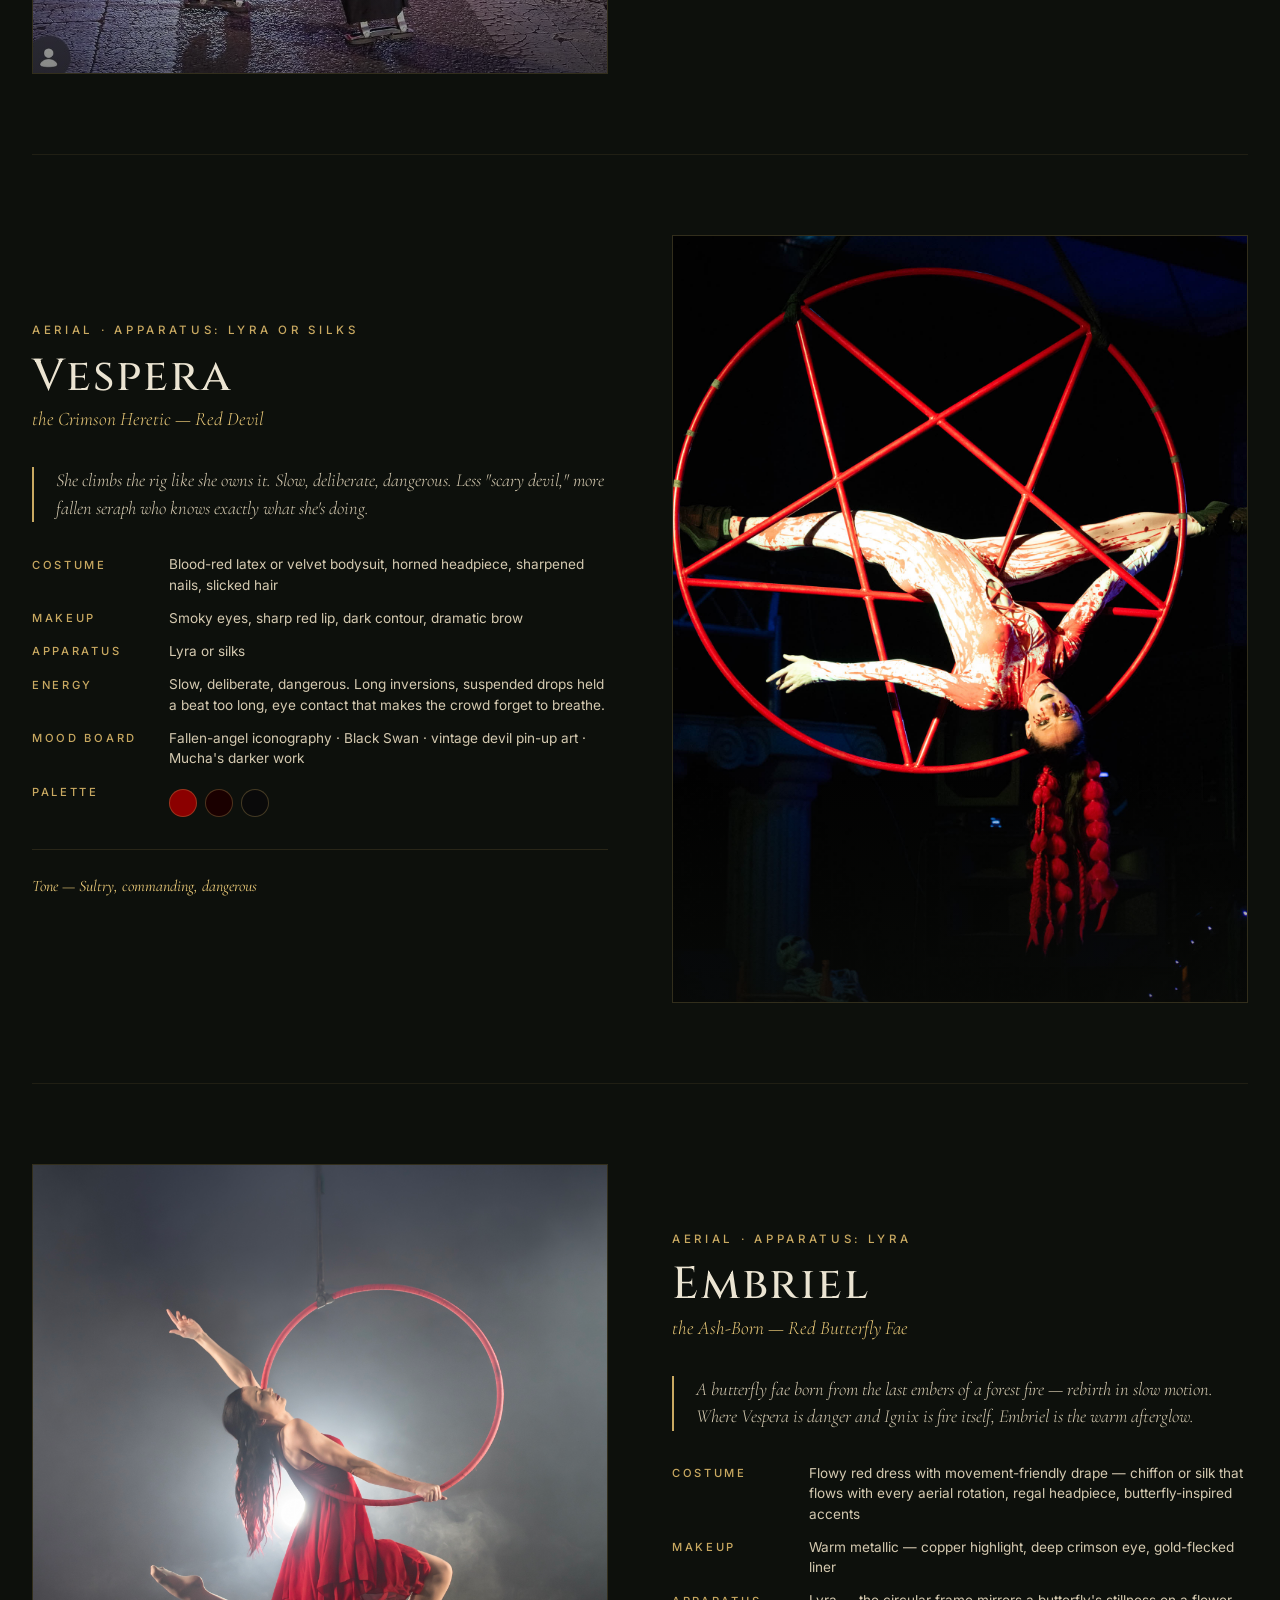
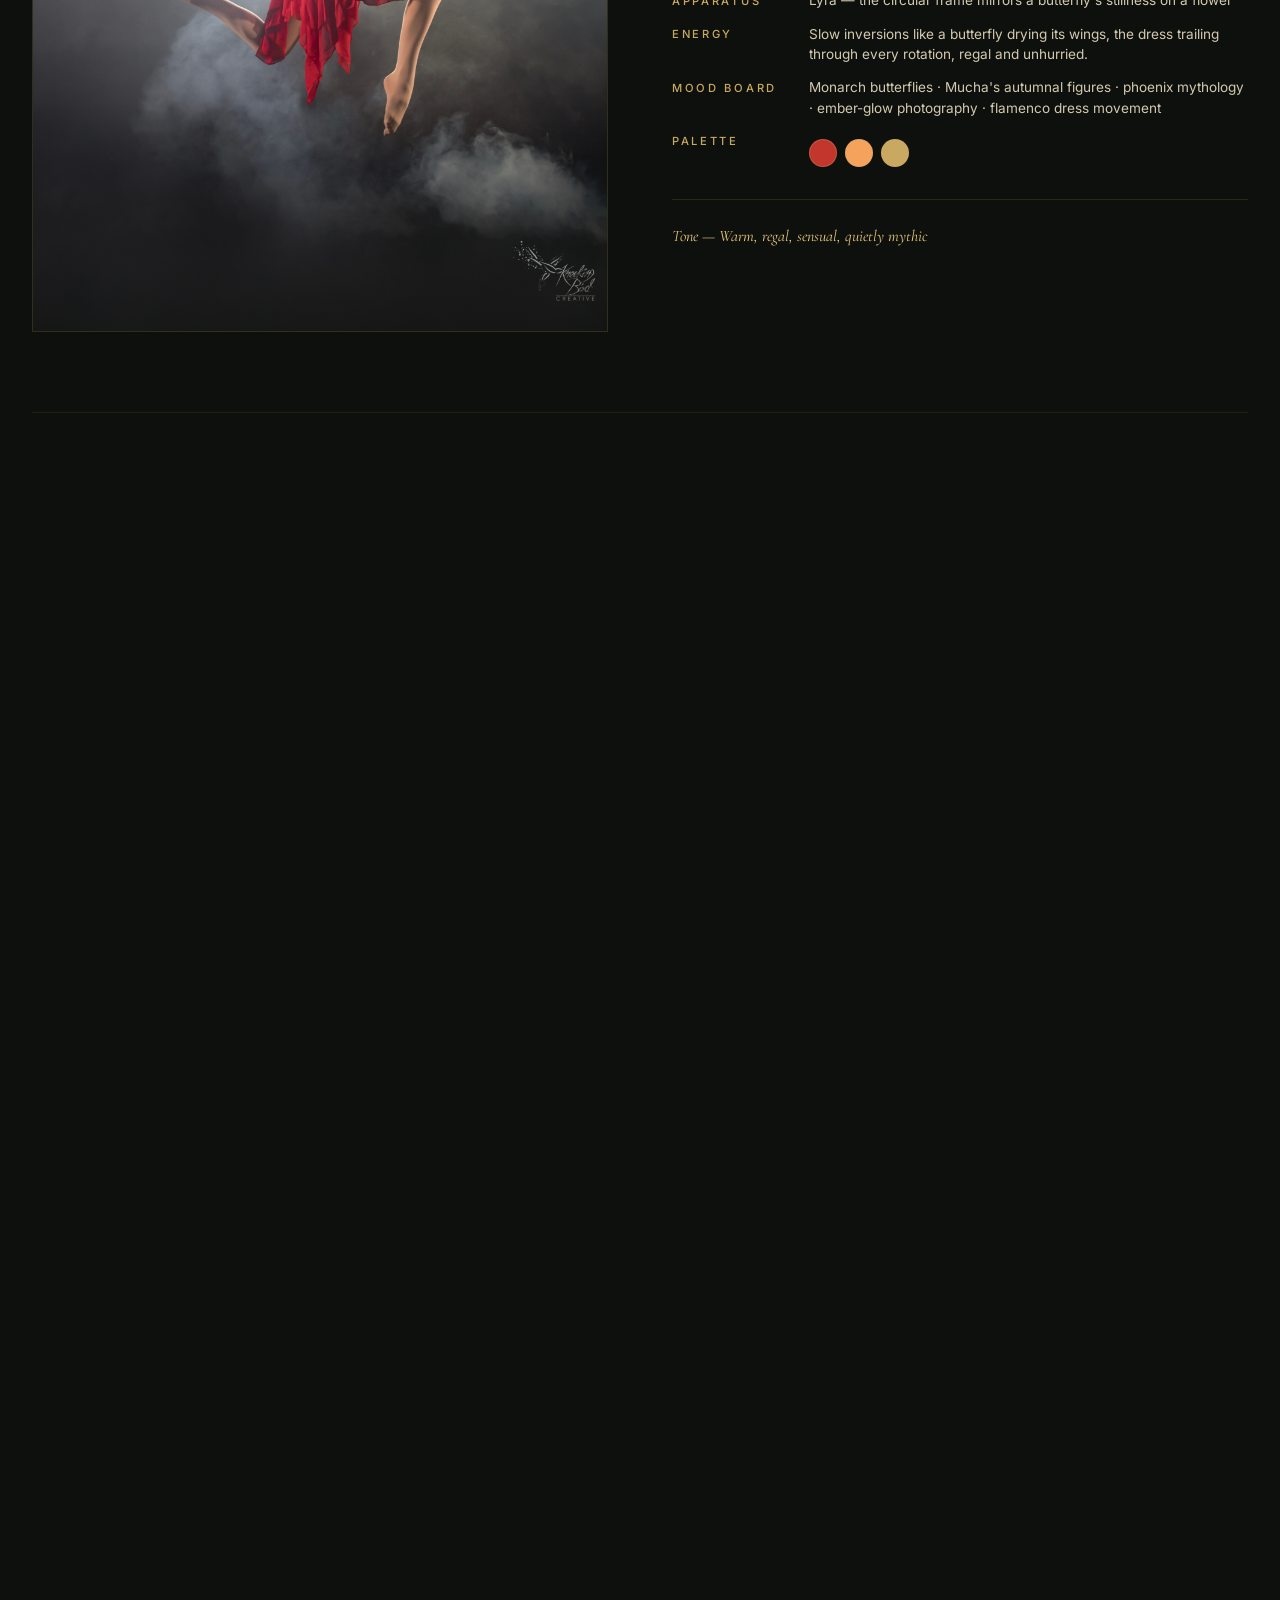
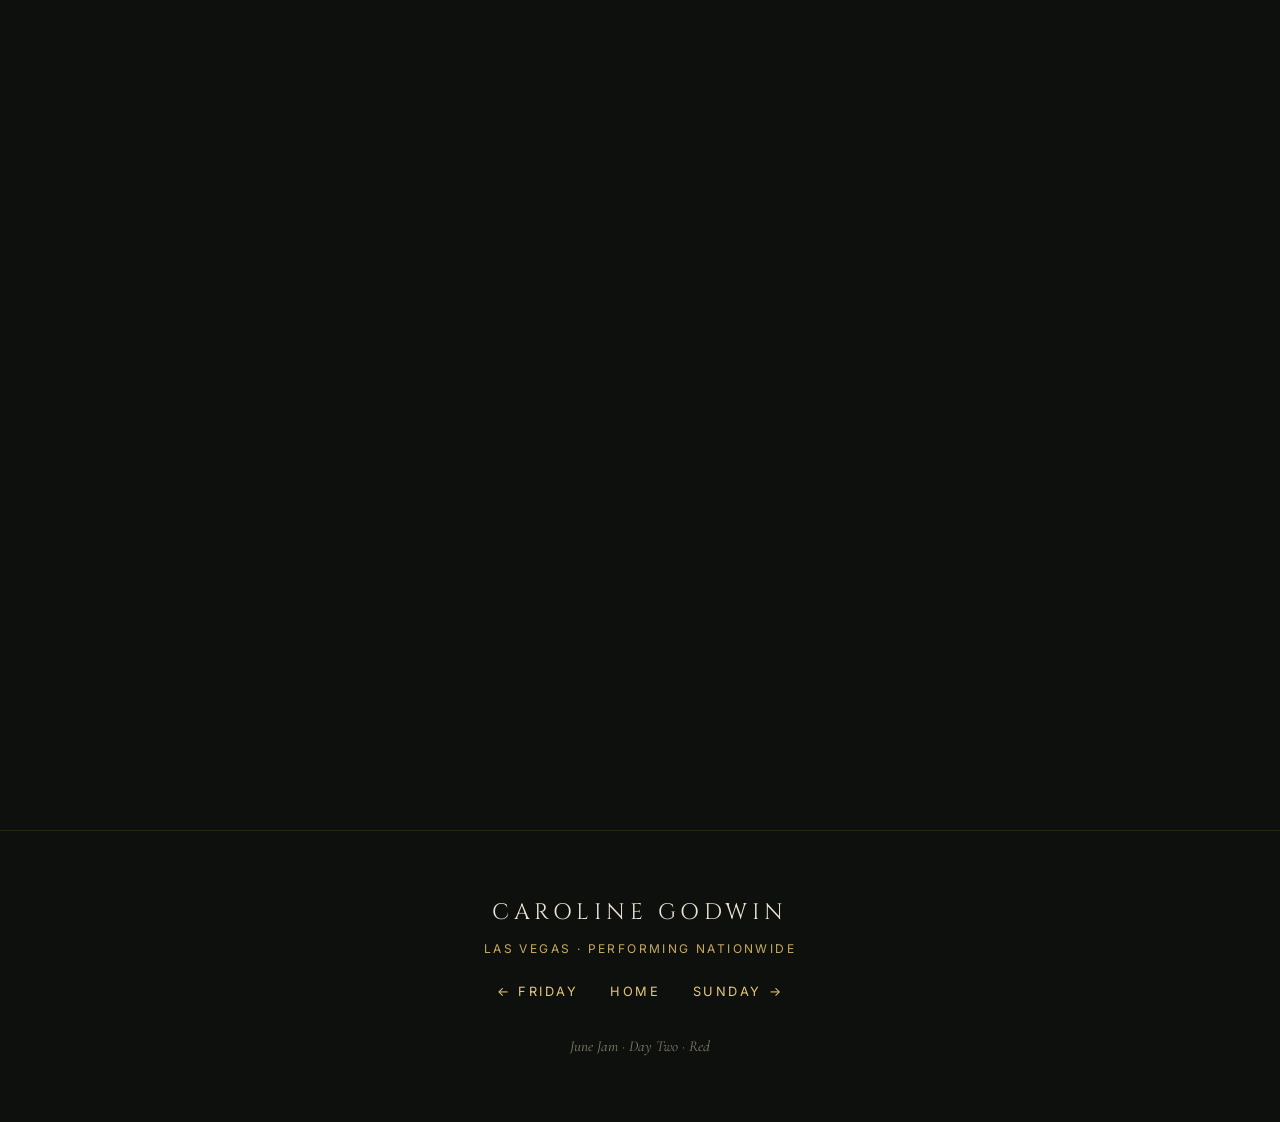
<file: saturday.html>
<!DOCTYPE html>
<html lang="en">
<head>
<meta charset="UTF-8">
<meta name="viewport" content="width=device-width, initial-scale=1.0">
<title>Saturday · Red Day — June Jam</title>
<link rel="stylesheet" href="css/style.css">
</head>
<body class="day-saturday">

<nav class="nav">
  <a href="index.html" class="nav-brand">June <span class="ornament">✦</span> Jam</a>
  <button class="nav-toggle" aria-label="Toggle menu">☰</button>
  <ul class="nav-links">
    <li><a href="index.html">Home</a></li>
    <li><a href="friday.html">Friday</a></li>
    <li><a href="saturday.html" class="active">Saturday</a></li>
    <li><a href="sunday.html">Sunday</a></li>
    <li><a href="info.html">Info</a></li>
  </ul>
</nav>

<header class="day-hero">
  <div class="day-hero-num fade-up">Day Two</div>
  <h1 class="display-xl fade-up delay-1">Saturday<br>· Red ·</h1>
  <p class="day-hero-tagline fade-up delay-2">The forest catches fire.</p>
  <div class="hero-divider fade-up delay-3">
    <span>Crimson</span><span>·</span><span>Ember</span><span>·</span><span>Smoke</span>
  </div>
  <p class="serif-italic fade-up delay-4" style="max-width: 660px; opacity: 0.85;">
    Day two builds heat. The arc moves from earth (Mycelia, rooted and ancient) through danger
    (Vespera) to the burning peak (Ignix), settles into afterglow (Embriel), and ends in
    incense smoke (Saira). One fire, seen from five angles.
  </p>
</header>

<section class="section">
  <div class="container">

    <!-- MYCELIA -->
    <article class="character reveal">
      <div class="character-image">
        <img src="images/mycelia.jpg" alt="Mycelia — mushroom stilt walker">
      </div>
      <div class="character-content">
        <p class="eyebrow">Stiltwalking · Roaming</p>
        <h2 class="character-name">Mycelia</h2>
        <p class="character-epithet">the Cap of the Old Wood — Mega Mushroom</p>
        <p class="character-quote">
          A towering fungal sovereign risen from the forest floor after the first summer rain.
          Her cap blooms wide and impossibly red, freckled with bone-white spots that seem to
          pulse in the dappled light.
        </p>
        <dl class="character-meta">
          <dt>Costume</dt>
          <dd>Impossibly red mushroom cap freckled with bone-white spots, mossy stem with layered earth-tone fabric, vine and root details</dd>
          <dt>Makeup</dt>
          <dd>Bark-textured face paint with gold-leaf accents, woodland tones, earthy contour</dd>
          <dt>Energy</dt>
          <dd>Slow, certain, ceremonial. Patient, ancient, knowing. Bends like a tree to greet children.</dd>
          <dt>Mood Board</dt>
          <dd>Studio Ghibli forest spirits · Amanita muscaria mushrooms · Wendy Froud sculptures · Pan's Labyrinth fauns</dd>
          <dt>Palette</dt>
          <dd>
            <div class="swatch-row">
              <div class="swatch" style="background:#c2362d" data-tip="Mushroom red"></div>
              <div class="swatch" style="background:#0a0a0a" data-tip="Black"></div>
            </div>
          </dd>
        </dl>
        <p class="character-tone">Tone — Mythic, grounding, gently humorous</p>
      </div>
    </article>

    <!-- VESPERA -->
    <article class="character reveal">
      <div class="character-image">
        <img src="images/Vespera.jpg" alt="Vespera — red devil aerial in lyra">
      </div>
      <div class="character-content">
        <p class="eyebrow">Aerial · Apparatus: Lyra or Silks</p>
        <h2 class="character-name">Vespera</h2>
        <p class="character-epithet">the Crimson Heretic — Red Devil</p>
        <p class="character-quote">
          She climbs the rig like she owns it. Slow, deliberate, dangerous. Less "scary devil,"
          more fallen seraph who knows exactly what she's doing.
        </p>
        <dl class="character-meta">
          <dt>Costume</dt>
          <dd>Blood-red latex or velvet bodysuit, horned headpiece, sharpened nails, slicked hair</dd>
          <dt>Makeup</dt>
          <dd>Smoky eyes, sharp red lip, dark contour, dramatic brow</dd>
          <dt>Apparatus</dt>
          <dd>Lyra or silks</dd>
          <dt>Energy</dt>
          <dd>Slow, deliberate, dangerous. Long inversions, suspended drops held a beat too long, eye contact that makes the crowd forget to breathe.</dd>
          <dt>Mood Board</dt>
          <dd>Fallen-angel iconography · Black Swan · vintage devil pin-up art · Mucha's darker work</dd>
          <dt>Palette</dt>
          <dd>
            <div class="swatch-row">
              <div class="swatch" style="background:#8b0000" data-tip="Blood red"></div>
              <div class="swatch" style="background:#1a0000" data-tip="Oxblood"></div>
              <div class="swatch" style="background:#0a0a0a" data-tip="Black"></div>
            </div>
          </dd>
        </dl>
        <p class="character-tone">Tone — Sultry, commanding, dangerous</p>
      </div>
    </article>

    <!-- EMBRIEL -->
    <article class="character reveal">
      <div class="character-image">
        <img src="images/embriel.jpg" alt="Embriel — red butterfly fae in flowing red dress">
      </div>
      <div class="character-content">
        <p class="eyebrow">Aerial · Apparatus: Lyra</p>
        <h2 class="character-name">Embriel</h2>
        <p class="character-epithet">the Ash-Born — Red Butterfly Fae</p>
        <p class="character-quote">
          A butterfly fae born from the last embers of a forest fire — rebirth in slow motion.
          Where Vespera is danger and Ignix is fire itself, Embriel is the warm afterglow.
        </p>
        <dl class="character-meta">
          <dt>Costume</dt>
          <dd>Flowy red dress with movement-friendly drape — chiffon or silk that flows with every aerial rotation, regal headpiece, butterfly-inspired accents</dd>
          <dt>Makeup</dt>
          <dd>Warm metallic — copper highlight, deep crimson eye, gold-flecked liner</dd>
          <dt>Apparatus</dt>
          <dd>Lyra — the circular frame mirrors a butterfly's stillness on a flower</dd>
          <dt>Energy</dt>
          <dd>Slow inversions like a butterfly drying its wings, the dress trailing through every rotation, regal and unhurried.</dd>
          <dt>Mood Board</dt>
          <dd>Monarch butterflies · Mucha's autumnal figures · phoenix mythology · ember-glow photography · flamenco dress movement</dd>
          <dt>Palette</dt>
          <dd>
            <div class="swatch-row">
              <div class="swatch" style="background:#c2362d" data-tip="Crimson"></div>
              <div class="swatch" style="background:#f4a25c" data-tip="Ember"></div>
              <div class="swatch" style="background:#c9a961" data-tip="Gold"></div>
            </div>
          </dd>
        </dl>
        <p class="character-tone">Tone — Warm, regal, sensual, quietly mythic</p>
      </div>
    </article>

    <!-- IGNIX -->
    <article class="character reveal">
      <div class="character-image">
        <img src="images/ignix.jpg" alt="Ignix — phoenix flow with LED fire fans and mask">
      </div>
      <div class="character-content">
        <p class="eyebrow">Flow Arts · Prop: LED Fire Fans + LED Fire Mask</p>
        <h2 class="character-name">Ignix</h2>
        <p class="character-epithet">the Phoenix-Touched — Simulated Fire</p>
        <p class="character-quote">
          Phoenix energy without the burn permits. The illusion of fire dancing without any
          actual flame. Performs anywhere, any stage, any time.
        </p>
        <dl class="character-meta">
          <dt>Costume</dt>
          <dd>Fire-themed bodysuit in oranges, reds, and golds with feathered or flame-cut details</dd>
          <dt>Makeup</dt>
          <dd>Glowing orange-and-red gradient under the LED fire mask, gold-leaf brow accents</dd>
          <dt>Prop</dt>
          <dd>LED fire fans + LED fire mask (programmed flame patterns, no open flame)</dd>
          <dt>Energy</dt>
          <dd>Fierce, mythic, untouchable. Programmed flame patterns ripple across the fans; the mask glows like coals.</dd>
          <dt>Mood Board</dt>
          <dd>Phoenix mythology · fire-eater performers · Hephaestus's forge · slow-motion fire footage</dd>
          <dt>Palette</dt>
          <dd>
            <div class="swatch-row">
              <div class="swatch" style="background:#ff4500" data-tip="Flame orange"></div>
              <div class="swatch" style="background:#ffd700" data-tip="Gold flame"></div>
              <div class="swatch" style="background:#c2362d" data-tip="Ember red"></div>
            </div>
          </dd>
        </dl>
        <p class="character-tone">Tone — Fierce, mythic, untouchable</p>
      </div>
    </article>

    <!-- SAIRA -->
    <article class="character reveal">
      <div class="character-image">
        <img src="images/saira.jpg" alt="Saira — red and gold belly dance with fire torches">
      </div>
      <div class="character-content">
        <p class="eyebrow">Flow Arts · Prop: Red Silk Fans</p>
        <h2 class="character-name">Saira</h2>
        <p class="character-epithet">the Scarlet Sleeper — Red &amp; Gold Odalisque</p>
        <p class="character-quote">
          A red-and-gold odalisque pulled from incense smoke. Slow fan unfurls like opening
          peacock tails, undulations through the spine. Movement reads like incense smoke given form.
        </p>
        <dl class="character-meta">
          <dt>Costume</dt>
          <dd>Silk harem pants, bejeweled crimson bra top, veiled face revealing only kohl-lined eyes, gold body chains, ankle bells</dd>
          <dt>Makeup</dt>
          <dd>Heavy kohl liner, deep red lip, henna-painted hands and feet, bindi accents</dd>
          <dt>Prop</dt>
          <dd>Red silk fans</dd>
          <dt>Energy</dt>
          <dd>Mysterious, sensual, exotic. Slow fan unfurls, spinal undulations.</dd>
          <dt>Mood Board</dt>
          <dd>Vintage orientalist paintings reimagined · Scheherazade · peacock feathers · incense in temple light</dd>
          <dt>Palette</dt>
          <dd>
            <div class="swatch-row">
              <div class="swatch" style="background:#c2362d" data-tip="Scarlet"></div>
              <div class="swatch" style="background:#c9a961" data-tip="Antique gold"></div>
              <div class="swatch" style="background:#1a0000" data-tip="Smoke black"></div>
            </div>
          </dd>
        </dl>
        <p class="character-tone">Tone — Mysterious, sensual, exotic</p>
      </div>
    </article>


  </div>
</section>

<footer class="footer">
  <div class="footer-name">Caroline Godwin</div>
  <div class="footer-meta">Las Vegas · Performing Nationwide</div>
  <div class="footer-links">
    <a href="friday.html">← Friday</a>
    <a href="index.html">Home</a>
    <a href="sunday.html">Sunday →</a>
  </div>
  <p class="footer-tagline">June Jam · Day Two · Red</p>
</footer>

<script src="js/main.js"></script>
</body>
</html>
</file>
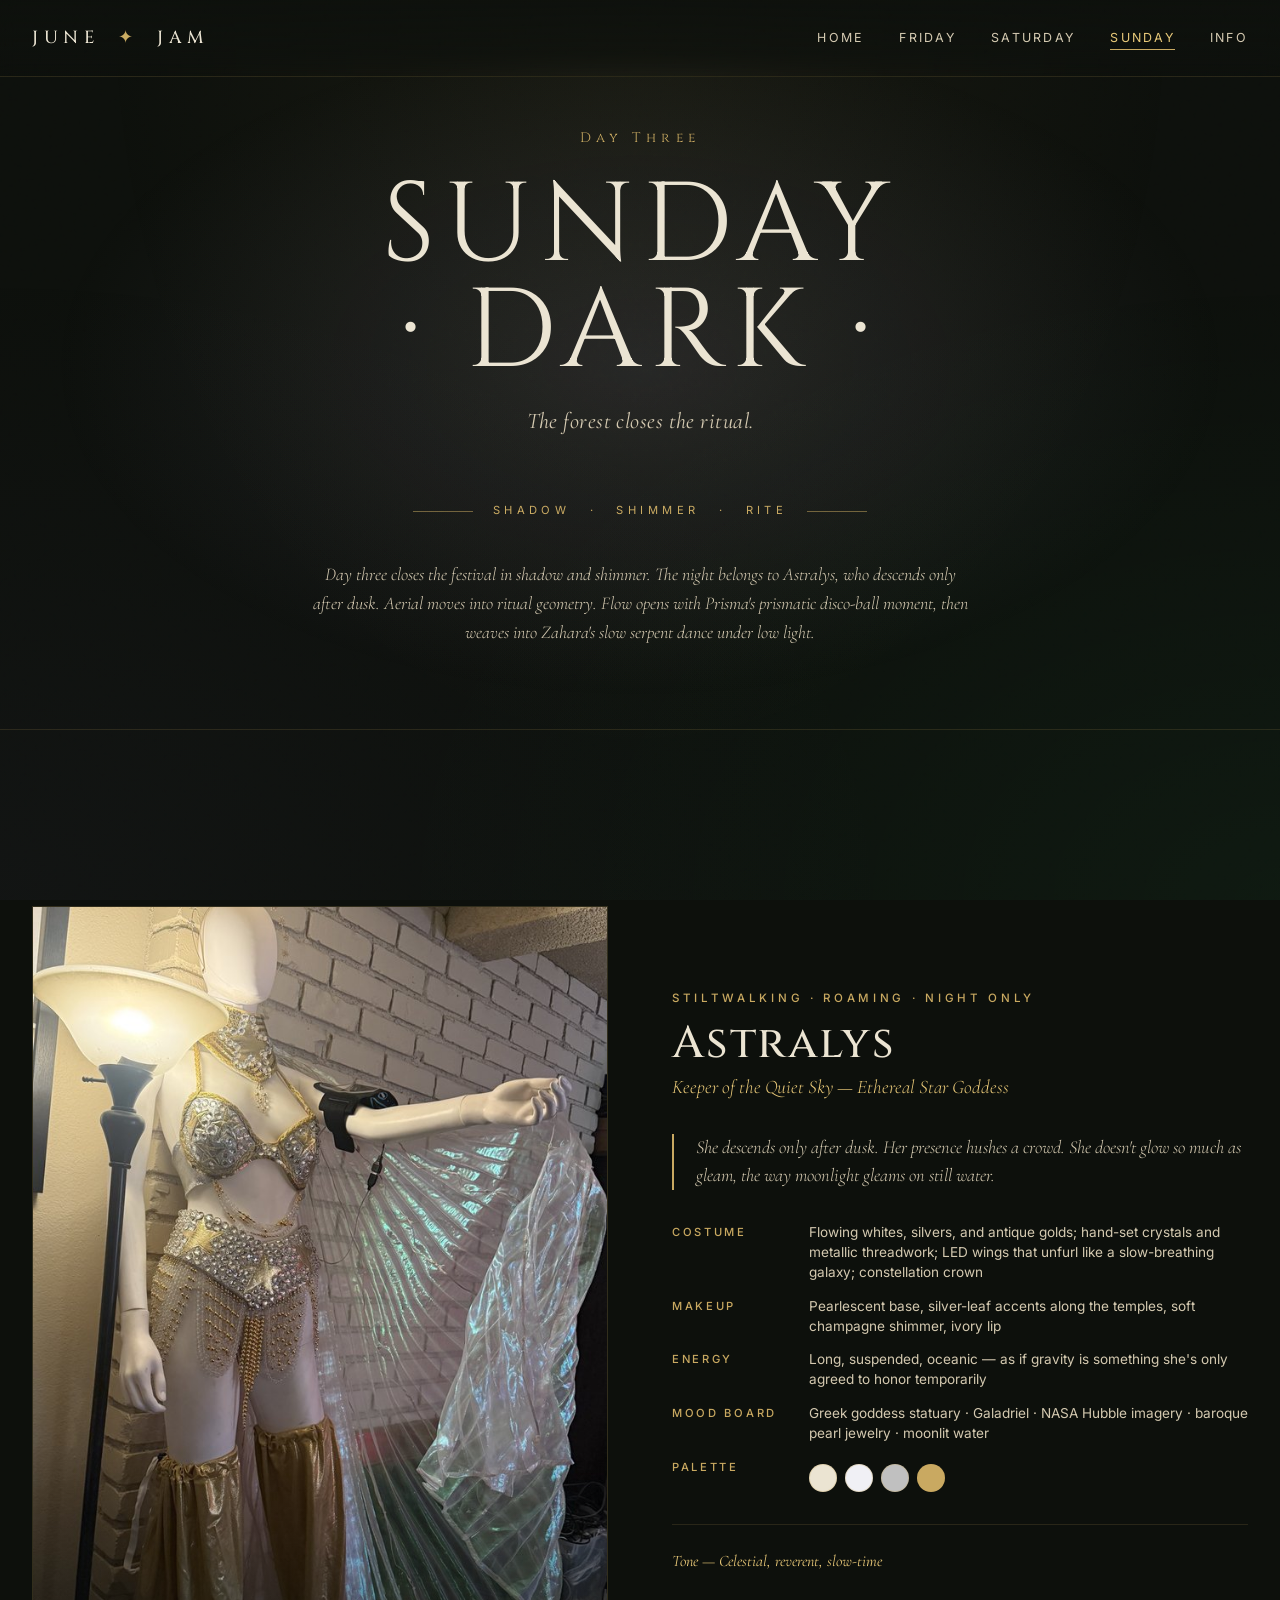
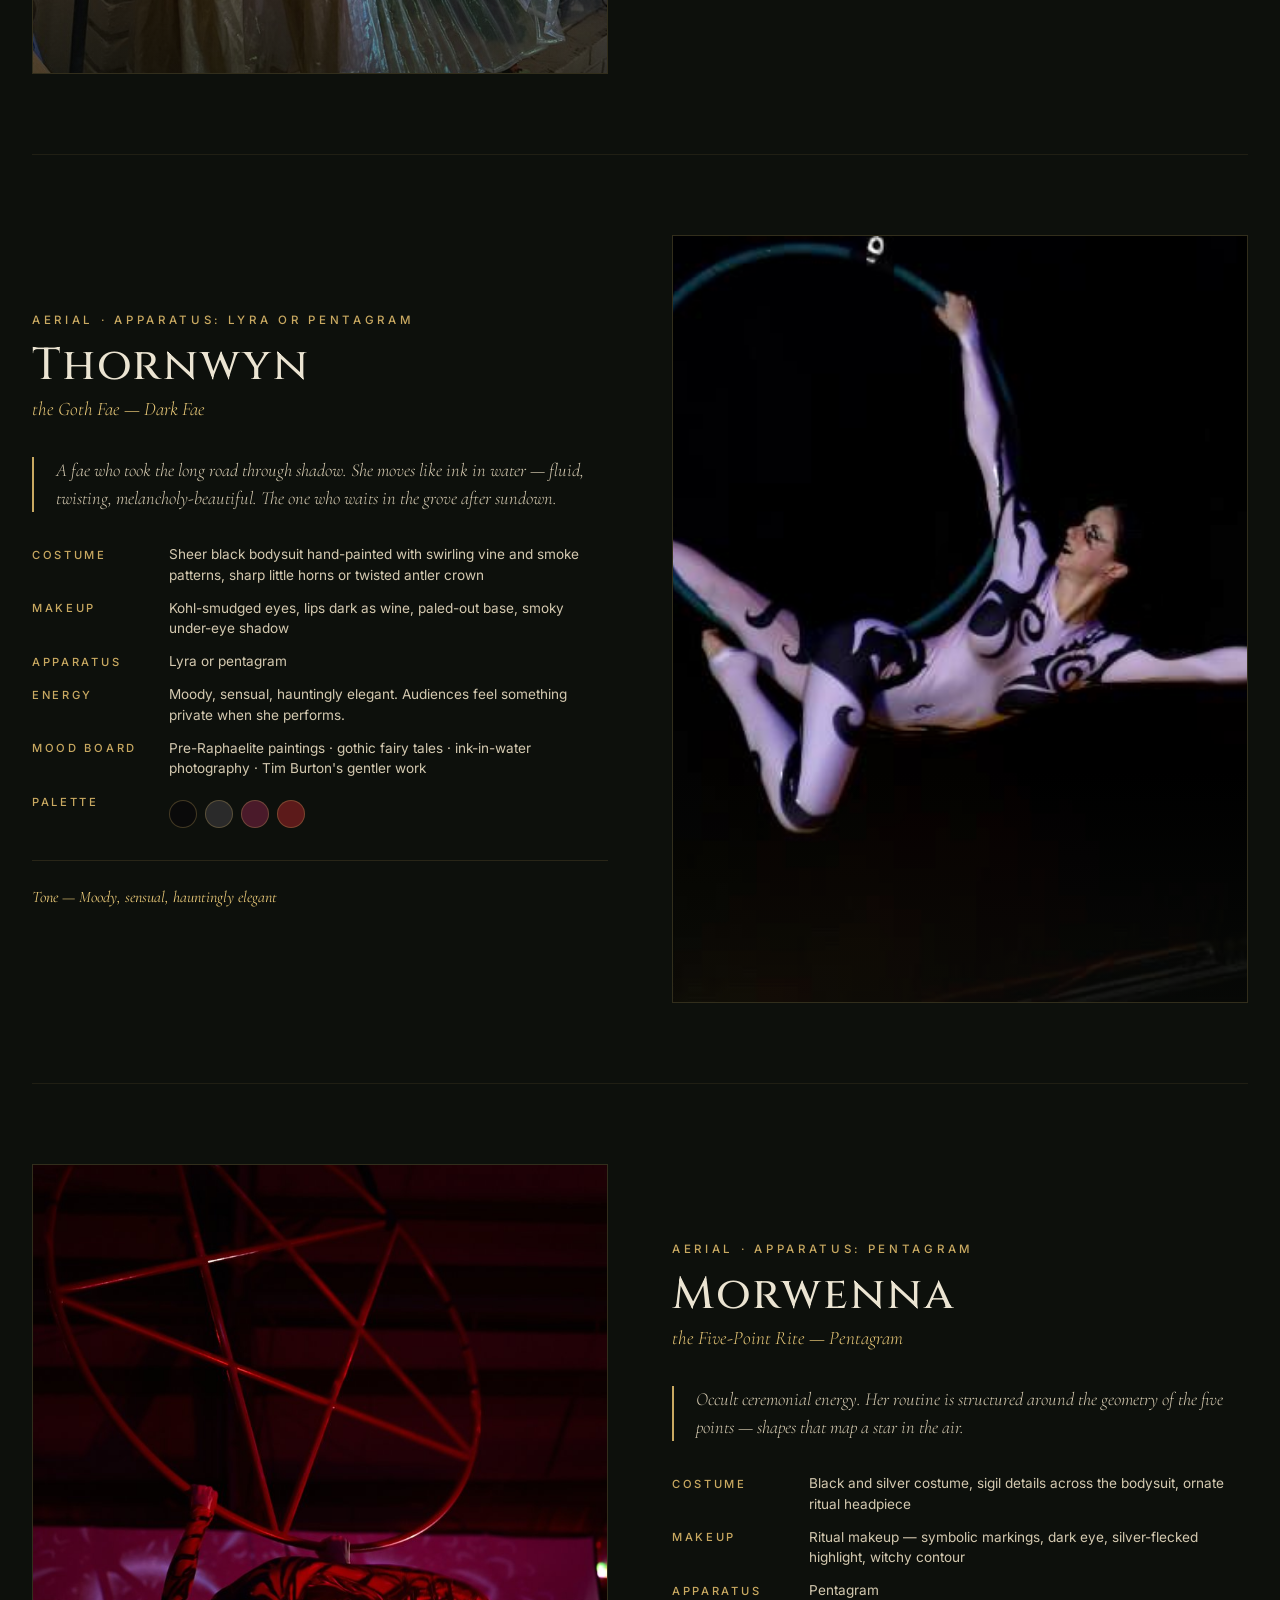
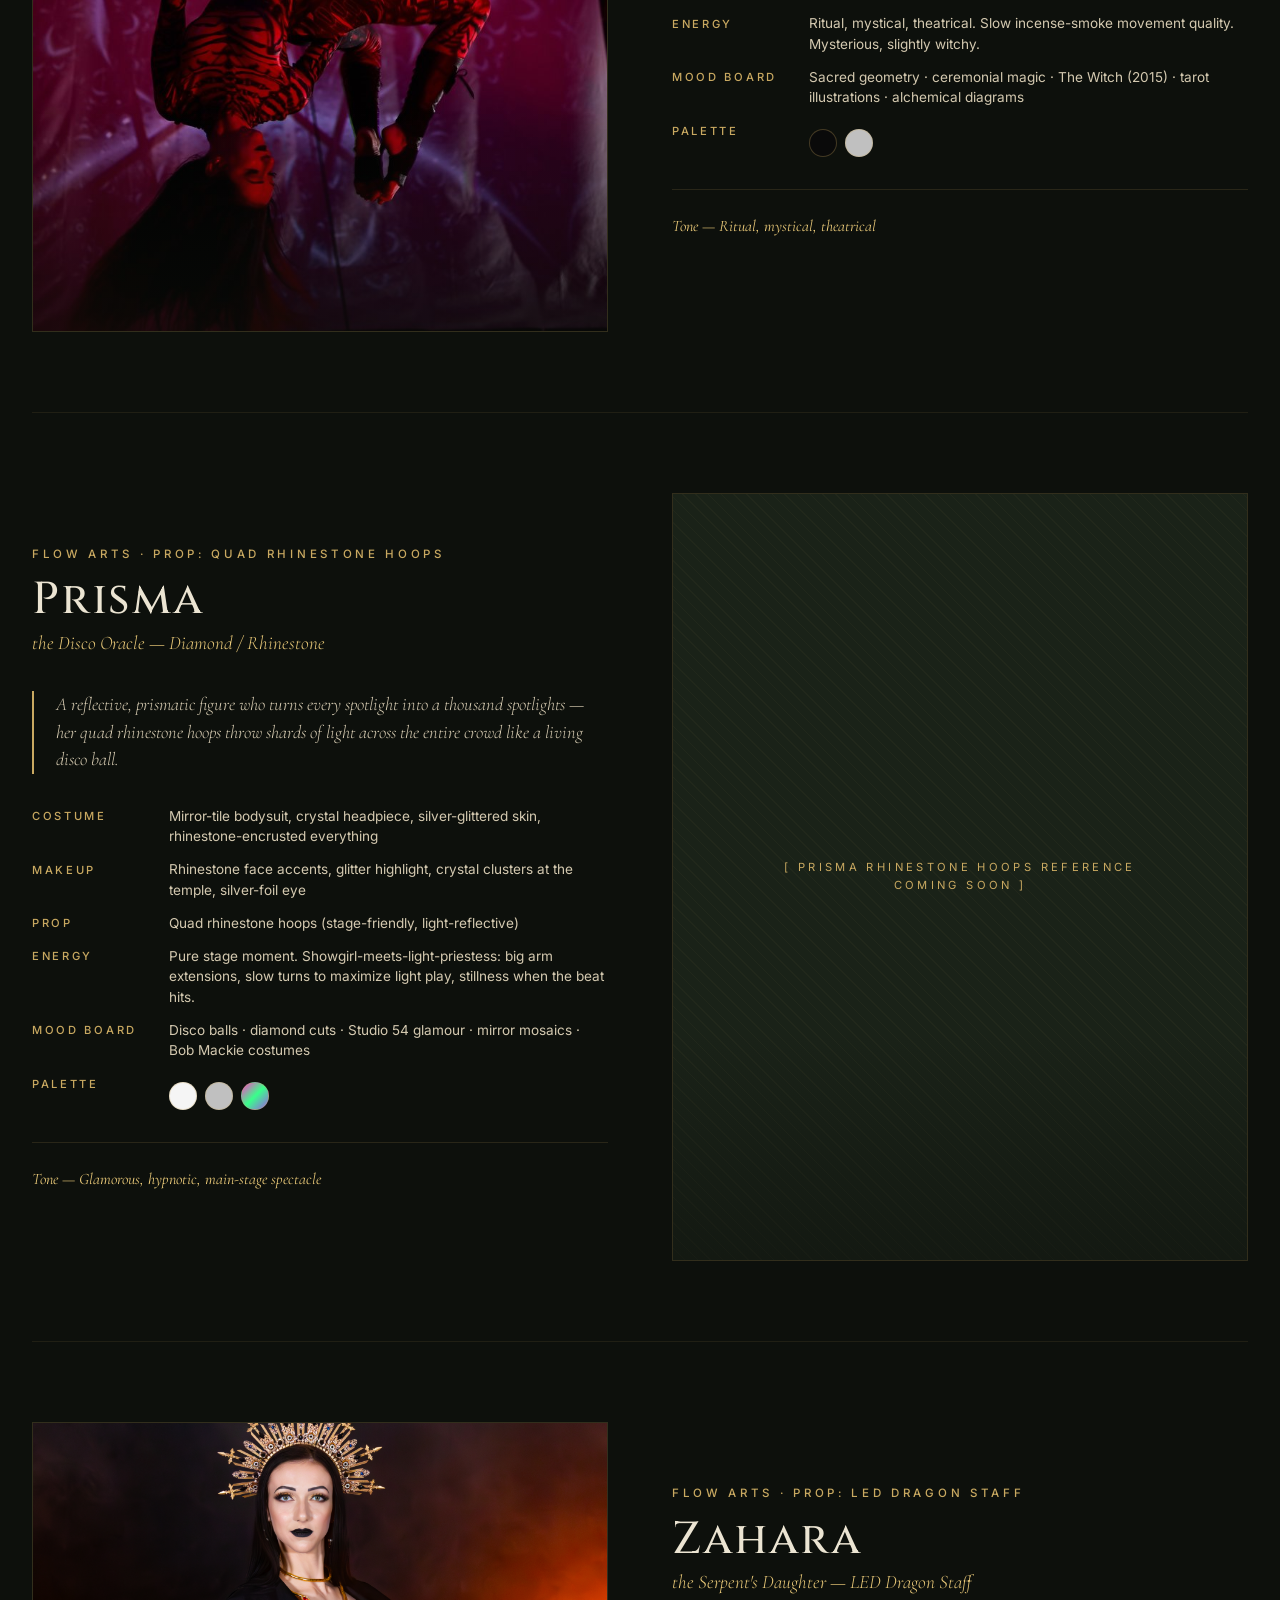
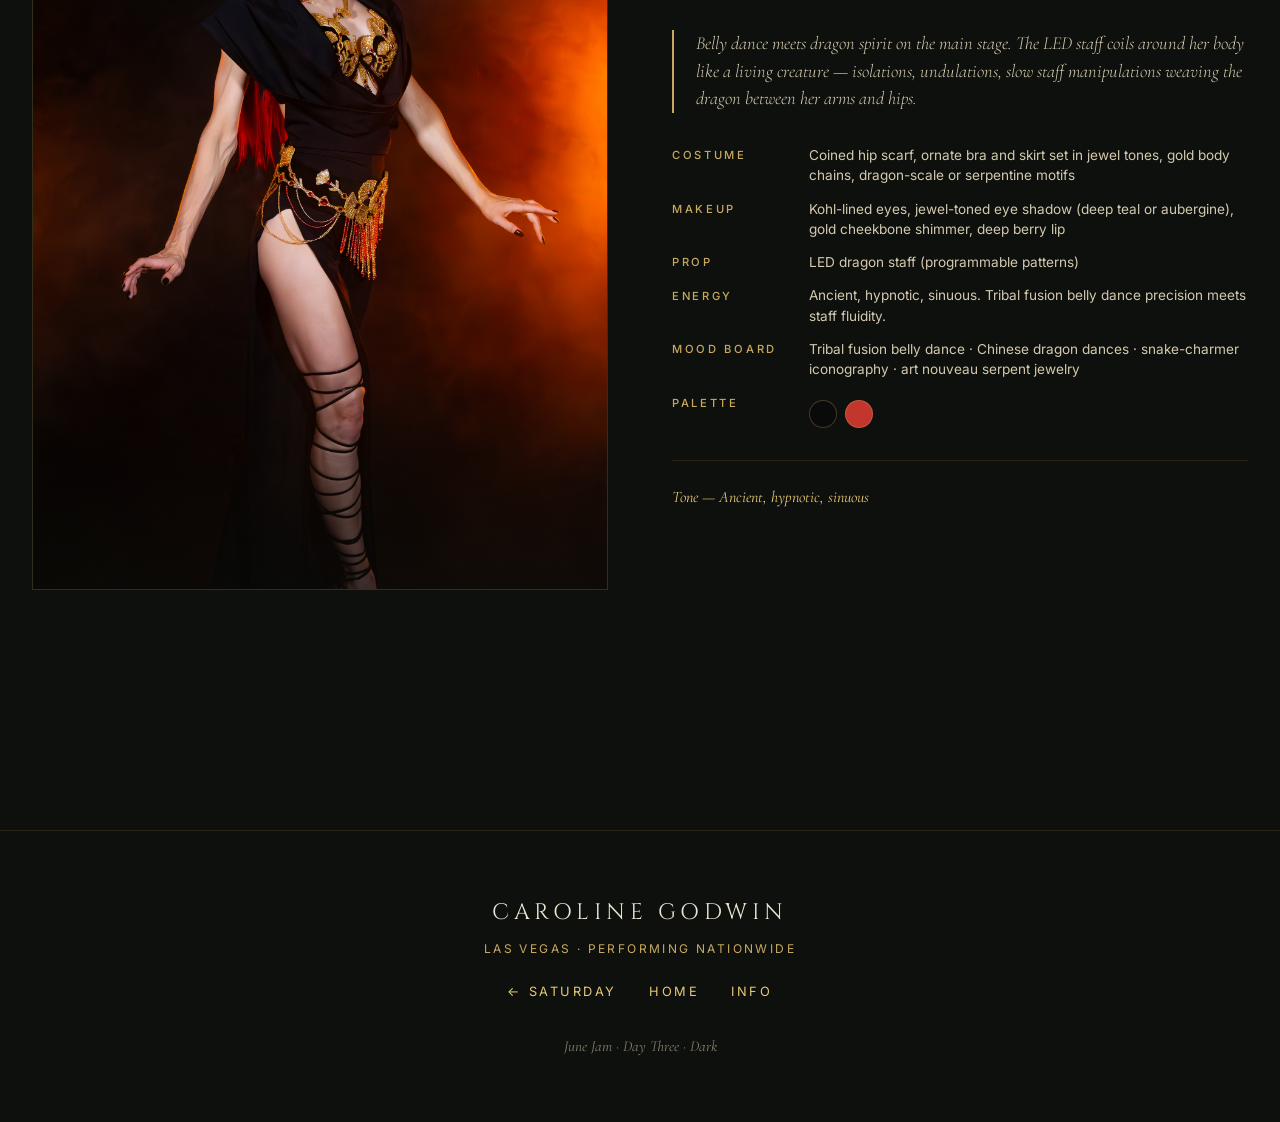
<file: sunday.html>
<!DOCTYPE html>
<html lang="en">
<head>
<meta charset="UTF-8">
<meta name="viewport" content="width=device-width, initial-scale=1.0">
<title>Sunday · Dark Day — June Jam</title>
<link rel="stylesheet" href="css/style.css">
</head>
<body class="day-sunday">

<nav class="nav">
  <a href="index.html" class="nav-brand">June <span class="ornament">✦</span> Jam</a>
  <button class="nav-toggle" aria-label="Toggle menu">☰</button>
  <ul class="nav-links">
    <li><a href="index.html">Home</a></li>
    <li><a href="friday.html">Friday</a></li>
    <li><a href="saturday.html">Saturday</a></li>
    <li><a href="sunday.html" class="active">Sunday</a></li>
    <li><a href="info.html">Info</a></li>
  </ul>
</nav>

<header class="day-hero">
  <div class="day-hero-num fade-up">Day Three</div>
  <h1 class="display-xl fade-up delay-1">Sunday<br>· Dark ·</h1>
  <p class="day-hero-tagline fade-up delay-2">The forest closes the ritual.</p>
  <div class="hero-divider fade-up delay-3">
    <span>Shadow</span><span>·</span><span>Shimmer</span><span>·</span><span>Rite</span>
  </div>
  <p class="serif-italic fade-up delay-4" style="max-width: 660px; opacity: 0.85;">
    Day three closes the festival in shadow and shimmer. The night belongs to Astralys, who descends
    only after dusk. Aerial moves into ritual geometry. Flow opens with Prisma's prismatic disco-ball
    moment, then weaves into Zahara's slow serpent dance under low light.
  </p>
</header>

<section class="section">
  <div class="container">

    <!-- ASTRALYS -->
    <article class="character reveal">
      <div class="character-image">
        <img src="images/astralys.jpg" alt="Astralys — gold and silver star goddess with iridescent wings">
      </div>
      <div class="character-content">
        <p class="eyebrow">Stiltwalking · Roaming · Night Only</p>
        <h2 class="character-name">Astralys</h2>
        <p class="character-epithet">Keeper of the Quiet Sky — Ethereal Star Goddess</p>
        <p class="character-quote">
          She descends only after dusk. Her presence hushes a crowd. She doesn't glow so much
          as gleam, the way moonlight gleams on still water.
        </p>
        <dl class="character-meta">
          <dt>Costume</dt>
          <dd>Flowing whites, silvers, and antique golds; hand-set crystals and metallic threadwork; LED wings that unfurl like a slow-breathing galaxy; constellation crown</dd>
          <dt>Makeup</dt>
          <dd>Pearlescent base, silver-leaf accents along the temples, soft champagne shimmer, ivory lip</dd>
          <dt>Energy</dt>
          <dd>Long, suspended, oceanic — as if gravity is something she's only agreed to honor temporarily</dd>
          <dt>Mood Board</dt>
          <dd>Greek goddess statuary · Galadriel · NASA Hubble imagery · baroque pearl jewelry · moonlit water</dd>
          <dt>Palette</dt>
          <dd>
            <div class="swatch-row">
              <div class="swatch" style="background:#ebe4d2" data-tip="Ivory"></div>
              <div class="swatch" style="background:#f0f0f5" data-tip="Pearl"></div>
              <div class="swatch" style="background:#c0c0c0" data-tip="Silver leaf"></div>
              <div class="swatch" style="background:#c9a961" data-tip="Champagne gold"></div>
            </div>
          </dd>
        </dl>
        <p class="character-tone">Tone — Celestial, reverent, slow-time</p>
      </div>
    </article>

    <!-- THORNWYN -->
    <article class="character reveal">
      <div class="character-image">
        <img src="images/thornwyn.jpg" alt="Thornwyn — goth fae aerialist on lyra in swirly bodysuit">
      </div>
      <div class="character-content">
        <p class="eyebrow">Aerial · Apparatus: Lyra or Pentagram</p>
        <h2 class="character-name">Thornwyn</h2>
        <p class="character-epithet">the Goth Fae — Dark Fae</p>
        <p class="character-quote">
          A fae who took the long road through shadow. She moves like ink in water — fluid,
          twisting, melancholy-beautiful. The one who waits in the grove after sundown.
        </p>
        <dl class="character-meta">
          <dt>Costume</dt>
          <dd>Sheer black bodysuit hand-painted with swirling vine and smoke patterns, sharp little horns or twisted antler crown</dd>
          <dt>Makeup</dt>
          <dd>Kohl-smudged eyes, lips dark as wine, paled-out base, smoky under-eye shadow</dd>
          <dt>Apparatus</dt>
          <dd>Lyra or pentagram</dd>
          <dt>Energy</dt>
          <dd>Moody, sensual, hauntingly elegant. Audiences feel something private when she performs.</dd>
          <dt>Mood Board</dt>
          <dd>Pre-Raphaelite paintings · gothic fairy tales · ink-in-water photography · Tim Burton's gentler work</dd>
          <dt>Palette</dt>
          <dd>
            <div class="swatch-row">
              <div class="swatch" style="background:#0a0a0a" data-tip="Matte black"></div>
              <div class="swatch" style="background:#2a2a2a" data-tip="Charcoal"></div>
              <div class="swatch" style="background:#4a1a2a" data-tip="Deep plum"></div>
              <div class="swatch" style="background:#5c1a1a" data-tip="Oxblood"></div>
            </div>
          </dd>
        </dl>
        <p class="character-tone">Tone — Moody, sensual, hauntingly elegant</p>
      </div>
    </article>

    <!-- MORWENNA -->
    <article class="character reveal">
      <div class="character-image">
        <img src="images/morwenna.jpg" alt="Morwenna on pentagram apparatus">
      </div>
      <div class="character-content">
        <p class="eyebrow">Aerial · Apparatus: Pentagram</p>
        <h2 class="character-name">Morwenna</h2>
        <p class="character-epithet">the Five-Point Rite — Pentagram</p>
        <p class="character-quote">
          Occult ceremonial energy. Her routine is structured around the geometry of the five
          points — shapes that map a star in the air.
        </p>
        <dl class="character-meta">
          <dt>Costume</dt>
          <dd>Black and silver costume, sigil details across the bodysuit, ornate ritual headpiece</dd>
          <dt>Makeup</dt>
          <dd>Ritual makeup — symbolic markings, dark eye, silver-flecked highlight, witchy contour</dd>
          <dt>Apparatus</dt>
          <dd>Pentagram</dd>
          <dt>Energy</dt>
          <dd>Ritual, mystical, theatrical. Slow incense-smoke movement quality. Mysterious, slightly witchy.</dd>
          <dt>Mood Board</dt>
          <dd>Sacred geometry · ceremonial magic · The Witch (2015) · tarot illustrations · alchemical diagrams</dd>
          <dt>Palette</dt>
          <dd>
            <div class="swatch-row">
              <div class="swatch" style="background:#0a0a0a" data-tip="Black"></div>
              <div class="swatch" style="background:#c0c0c0" data-tip="Silver chains"></div>
            </div>
          </dd>
        </dl>
        <p class="character-tone">Tone — Ritual, mystical, theatrical</p>
      </div>
    </article>

    <!-- PRISMA -->
    <article class="character reveal">
      <div class="character-image">
        <div class="character-image-placeholder">[ Prisma rhinestone hoops reference<br>coming soon ]</div>
      </div>
      <div class="character-content">
        <p class="eyebrow">Flow Arts · Prop: Quad Rhinestone Hoops</p>
        <h2 class="character-name">Prisma</h2>
        <p class="character-epithet">the Disco Oracle — Diamond / Rhinestone</p>
        <p class="character-quote">
          A reflective, prismatic figure who turns every spotlight into a thousand spotlights —
          her quad rhinestone hoops throw shards of light across the entire crowd like a living
          disco ball.
        </p>
        <dl class="character-meta">
          <dt>Costume</dt>
          <dd>Mirror-tile bodysuit, crystal headpiece, silver-glittered skin, rhinestone-encrusted everything</dd>
          <dt>Makeup</dt>
          <dd>Rhinestone face accents, glitter highlight, crystal clusters at the temple, silver-foil eye</dd>
          <dt>Prop</dt>
          <dd>Quad rhinestone hoops (stage-friendly, light-reflective)</dd>
          <dt>Energy</dt>
          <dd>Pure stage moment. Showgirl-meets-light-priestess: big arm extensions, slow turns to maximize light play, stillness when the beat hits.</dd>
          <dt>Mood Board</dt>
          <dd>Disco balls · diamond cuts · Studio 54 glamour · mirror mosaics · Bob Mackie costumes</dd>
          <dt>Palette</dt>
          <dd>
            <div class="swatch-row">
              <div class="swatch" style="background:#f5f5f5" data-tip="Diamond white"></div>
              <div class="swatch" style="background:#c0c0c0" data-tip="Silver"></div>
              <div class="swatch" style="background:linear-gradient(135deg,#ff3ec9,#39ff8b,#9b5de5)" data-tip="Prismatic"></div>
            </div>
          </dd>
        </dl>
        <p class="character-tone">Tone — Glamorous, hypnotic, main-stage spectacle</p>
      </div>
    </article>

    <!-- ZAHARA -->
    <article class="character reveal">
      <div class="character-image">
        <img src="images/zahara.jpg" alt="Zahara — belly dance with LED dragon staff">
      </div>
      <div class="character-content">
        <p class="eyebrow">Flow Arts · Prop: LED Dragon Staff</p>
        <h2 class="character-name">Zahara</h2>
        <p class="character-epithet">the Serpent's Daughter — LED Dragon Staff</p>
        <p class="character-quote">
          Belly dance meets dragon spirit on the main stage. The LED staff coils around her body
          like a living creature — isolations, undulations, slow staff manipulations weaving the
          dragon between her arms and hips.
        </p>
        <dl class="character-meta">
          <dt>Costume</dt>
          <dd>Coined hip scarf, ornate bra and skirt set in jewel tones, gold body chains, dragon-scale or serpentine motifs</dd>
          <dt>Makeup</dt>
          <dd>Kohl-lined eyes, jewel-toned eye shadow (deep teal or aubergine), gold cheekbone shimmer, deep berry lip</dd>
          <dt>Prop</dt>
          <dd>LED dragon staff (programmable patterns)</dd>
          <dt>Energy</dt>
          <dd>Ancient, hypnotic, sinuous. Tribal fusion belly dance precision meets staff fluidity.</dd>
          <dt>Mood Board</dt>
          <dd>Tribal fusion belly dance · Chinese dragon dances · snake-charmer iconography · art nouveau serpent jewelry</dd>
          <dt>Palette</dt>
          <dd>
            <div class="swatch-row">
              <div class="swatch" style="background:#0a0a0a" data-tip="Black"></div>
              <div class="swatch" style="background:#c2362d" data-tip="Red"></div>
            </div>
          </dd>
        </dl>
        <p class="character-tone">Tone — Ancient, hypnotic, sinuous</p>
      </div>
    </article>

  </div>
</section>

<footer class="footer">
  <div class="footer-name">Caroline Godwin</div>
  <div class="footer-meta">Las Vegas · Performing Nationwide</div>
  <div class="footer-links">
    <a href="saturday.html">← Saturday</a>
    <a href="index.html">Home</a>
    <a href="info.html">Info</a>
  </div>
  <p class="footer-tagline">June Jam · Day Three · Dark</p>
</footer>

<script src="js/main.js"></script>
</body>
</html>
</file>
<file: css/style.css>
/* ================================
   JUNE JAM — Forest Mystic Theme
   ================================ */

@import url('https://fonts.googleapis.com/css2?family=Cinzel:wght@400;500;600;700&family=Cormorant+Garamond:ital,wght@0,300;0,400;0,500;0,600;1,300;1,400&family=Inter:wght@300;400;500&display=swap');

:root {
  /* Base palette — twilight forest */
  --ink: #0d100c;
  --ink-soft: #151913;
  --moss: #1a2218;
  --bark: #2a2520;
  --mist: #d4c9b0;
  --bone: #ebe4d2;
  --gold: #c9a961;
  --gold-bright: #e8c878;
  --gold-deep: #8b6914;

  /* Day accents */
  --neon-1: #39ff8b;
  --neon-2: #ff3ec9;
  --red-1: #c2362d;
  --red-2: #f4a25c;
  --dark-1: #6b5b95;
  --dark-2: #c0b6d6;

  /* Typography */
  --display: 'Cinzel', serif;
  --body: 'Cormorant Garamond', serif;
  --ui: 'Inter', sans-serif;
}

* { box-sizing: border-box; margin: 0; padding: 0; }

html { scroll-behavior: smooth; }

body {
  background: var(--ink);
  color: var(--mist);
  font-family: var(--body);
  font-size: 18px;
  line-height: 1.6;
  min-height: 100vh;
  overflow-x: hidden;
  position: relative;
}

/* Grain texture overlay */
body::before {
  content: '';
  position: fixed;
  inset: 0;
  pointer-events: none;
  z-index: 1000;
  opacity: 0.08;
  mix-blend-mode: overlay;
  background-image: url("data:image/svg+xml,%3Csvg viewBox='0 0 200 200' xmlns='http://www.w3.org/2000/svg'%3E%3Cfilter id='n'%3E%3CfeTurbulence type='fractalNoise' baseFrequency='0.9' numOctaves='3'/%3E%3C/filter%3E%3Crect width='100%25' height='100%25' filter='url(%23n)' opacity='1'/%3E%3C/svg%3E");
}

/* Mist atmosphere */
body::after {
  content: '';
  position: fixed;
  inset: 0;
  pointer-events: none;
  z-index: -1;
  background:
    radial-gradient(ellipse at top, rgba(201, 169, 97, 0.06), transparent 60%),
    radial-gradient(ellipse at bottom right, rgba(57, 255, 139, 0.04), transparent 50%),
    radial-gradient(ellipse at bottom left, rgba(107, 91, 149, 0.05), transparent 50%);
}

/* ============ TYPOGRAPHY ============ */
h1, h2, h3, h4 {
  font-family: var(--display);
  font-weight: 500;
  letter-spacing: 0.04em;
  color: var(--bone);
}

.display-xl {
  font-family: var(--display);
  font-weight: 400;
  font-size: clamp(3rem, 9vw, 7rem);
  line-height: 0.95;
  letter-spacing: 0.08em;
  text-transform: uppercase;
  color: var(--bone);
}

.display-lg {
  font-family: var(--display);
  font-weight: 500;
  font-size: clamp(2.2rem, 5vw, 3.6rem);
  line-height: 1.05;
  letter-spacing: 0.05em;
  text-transform: uppercase;
}

.display-md {
  font-family: var(--display);
  font-weight: 500;
  font-size: clamp(1.6rem, 3vw, 2.4rem);
  letter-spacing: 0.06em;
  text-transform: uppercase;
}

.serif-italic {
  font-family: var(--body);
  font-style: italic;
  font-weight: 300;
}

.eyebrow {
  font-family: var(--ui);
  font-size: 0.72rem;
  font-weight: 500;
  letter-spacing: 0.32em;
  text-transform: uppercase;
  color: var(--gold);
}

.lead {
  font-size: 1.3rem;
  font-weight: 300;
  line-height: 1.5;
  color: var(--mist);
}

p { margin-bottom: 1em; }

a { color: var(--gold-bright); text-decoration: none; transition: color 0.3s; }
a:hover { color: var(--bone); }

/* ============ LAYOUT ============ */
.container {
  max-width: 1280px;
  margin: 0 auto;
  padding: 0 2rem;
}

.section {
  padding: 6rem 0;
  position: relative;
}

/* ============ NAVIGATION ============ */
.nav {
  position: fixed;
  top: 0;
  left: 0;
  right: 0;
  z-index: 100;
  padding: 1.5rem 2rem;
  background: linear-gradient(to bottom, rgba(13,16,12,0.95), rgba(13,16,12,0.7) 70%, transparent);
  backdrop-filter: blur(8px);
  -webkit-backdrop-filter: blur(8px);
  display: flex;
  justify-content: space-between;
  align-items: center;
  border-bottom: 1px solid rgba(201, 169, 97, 0.15);
}

.nav-brand {
  font-family: var(--display);
  font-size: 1.1rem;
  letter-spacing: 0.32em;
  text-transform: uppercase;
  color: var(--bone);
  font-weight: 500;
}

.nav-brand .ornament {
  color: var(--gold);
  margin: 0 0.5em;
  font-style: normal;
}

.nav-links {
  display: flex;
  gap: 2.2rem;
  list-style: none;
  font-family: var(--ui);
  font-size: 0.78rem;
  letter-spacing: 0.18em;
  text-transform: uppercase;
}

.nav-links a {
  color: var(--mist);
  font-weight: 400;
  position: relative;
  padding: 0.3rem 0;
}

.nav-links a::after {
  content: '';
  position: absolute;
  left: 0;
  bottom: 0;
  width: 0;
  height: 1px;
  background: var(--gold);
  transition: width 0.4s ease;
}

.nav-links a:hover::after,
.nav-links a.active::after {
  width: 100%;
}

.nav-links a.active {
  color: var(--gold-bright);
}

.nav-toggle {
  display: none;
  background: none;
  border: none;
  color: var(--bone);
  font-size: 1.5rem;
  cursor: pointer;
}

/* ============ HERO ============ */
.hero {
  min-height: 100vh;
  display: flex;
  flex-direction: column;
  justify-content: center;
  align-items: center;
  text-align: center;
  padding: 6rem 2rem 4rem;
  position: relative;
  overflow: hidden;
}

.hero-ornament {
  font-family: var(--display);
  color: var(--gold);
  font-size: 1.2rem;
  letter-spacing: 0.4em;
  margin-bottom: 1.5rem;
  opacity: 0.85;
}

.hero-title {
  margin-bottom: 1rem;
  text-shadow: 0 0 60px rgba(201, 169, 97, 0.15);
}

.hero-subtitle {
  font-family: var(--body);
  font-style: italic;
  font-weight: 300;
  font-size: clamp(1.1rem, 2.4vw, 1.5rem);
  color: var(--mist);
  letter-spacing: 0.04em;
  margin-bottom: 2rem;
  max-width: 620px;
}

.hero-divider {
  display: flex;
  align-items: center;
  gap: 1.2rem;
  margin: 2rem 0 2.5rem;
  font-family: var(--ui);
  font-size: 0.7rem;
  letter-spacing: 0.4em;
  text-transform: uppercase;
  color: var(--gold);
}

.hero-divider::before,
.hero-divider::after {
  content: '';
  width: 60px;
  height: 1px;
  background: var(--gold);
  opacity: 0.5;
}

/* ============ DAY CARDS (homepage) ============ */
.day-grid {
  display: grid;
  grid-template-columns: repeat(3, 1fr);
  gap: 1.5rem;
  margin-top: 4rem;
}

.day-card {
  position: relative;
  padding: 3rem 2rem;
  border: 1px solid rgba(201, 169, 97, 0.2);
  background: linear-gradient(135deg, rgba(26, 34, 24, 0.6), rgba(13, 16, 12, 0.8));
  text-decoration: none;
  color: inherit;
  transition: transform 0.5s ease, border-color 0.5s ease, background 0.5s ease;
  overflow: hidden;
  display: block;
}

.day-card::before {
  content: '';
  position: absolute;
  inset: 0;
  background: radial-gradient(circle at top, var(--accent, var(--gold)) 0%, transparent 60%);
  opacity: 0.08;
  transition: opacity 0.5s;
}

.day-card:hover {
  transform: translateY(-6px);
  border-color: var(--accent, var(--gold));
}

.day-card:hover::before {
  opacity: 0.18;
}

.day-card[data-day="friday"] { --accent: var(--neon-1); }
.day-card[data-day="saturday"] { --accent: var(--red-2); }
.day-card[data-day="sunday"] { --accent: var(--dark-2); }

.day-card-num {
  font-family: var(--display);
  font-size: 0.85rem;
  letter-spacing: 0.32em;
  color: var(--gold);
  margin-bottom: 1rem;
}

.day-card h3 {
  font-size: clamp(1.6rem, 3vw, 2.2rem);
  margin-bottom: 0.5rem;
  color: var(--bone);
}

.day-card-tagline {
  font-style: italic;
  font-size: 1.05rem;
  color: var(--mist);
  margin-bottom: 1.5rem;
  opacity: 0.8;
}

.day-card-list {
  list-style: none;
  font-family: var(--ui);
  font-size: 0.78rem;
  letter-spacing: 0.12em;
  text-transform: uppercase;
  color: var(--mist);
  opacity: 0.75;
  margin-bottom: 2rem;
}

.day-card-list li {
  padding: 0.4rem 0;
  border-bottom: 1px solid rgba(201, 169, 97, 0.1);
}
.day-card-list li:last-child { border-bottom: none; }

.day-card-cta {
  font-family: var(--ui);
  font-size: 0.72rem;
  letter-spacing: 0.32em;
  text-transform: uppercase;
  color: var(--accent, var(--gold));
  display: inline-flex;
  align-items: center;
  gap: 0.5rem;
}

.day-card-cta::after {
  content: '→';
  transition: transform 0.3s;
}

.day-card:hover .day-card-cta::after {
  transform: translateX(4px);
}

/* ============ DAY PAGE HEADER ============ */
.day-hero {
  min-height: 60vh;
  display: flex;
  flex-direction: column;
  justify-content: center;
  align-items: center;
  text-align: center;
  padding: 8rem 2rem 4rem;
  position: relative;
  overflow: hidden;
  border-bottom: 1px solid rgba(201, 169, 97, 0.15);
}

.day-hero::before {
  content: '';
  position: absolute;
  inset: 0;
  background: radial-gradient(ellipse at center, var(--day-accent, var(--gold)) 0%, transparent 65%);
  opacity: 0.12;
  pointer-events: none;
}

.day-hero-num {
  font-family: var(--display);
  font-size: 0.85rem;
  letter-spacing: 0.4em;
  color: var(--gold);
  margin-bottom: 1.5rem;
}

.day-hero h1 {
  margin-bottom: 1rem;
  color: var(--bone);
}

.day-hero-tagline {
  font-style: italic;
  font-size: 1.4rem;
  color: var(--mist);
  margin-bottom: 2rem;
  letter-spacing: 0.02em;
}

.day-hero-meta {
  display: flex;
  gap: 3rem;
  justify-content: center;
  font-family: var(--ui);
  font-size: 0.75rem;
  letter-spacing: 0.2em;
  text-transform: uppercase;
  color: var(--gold);
  margin-top: 2rem;
}

/* Day-specific accents */
.day-friday { --day-accent: var(--neon-1); }
.day-saturday { --day-accent: var(--red-2); }
.day-sunday { --day-accent: var(--dark-2); }

/* ============ CHARACTER CARD ============ */
.character {
  display: grid;
  grid-template-columns: 1fr 1fr;
  gap: 4rem;
  align-items: center;
  padding: 5rem 0;
  border-bottom: 1px solid rgba(201, 169, 97, 0.1);
  position: relative;
}

.character:last-child { border-bottom: none; }

.character:nth-child(even) .character-image {
  order: 2;
}

.character-image {
  position: relative;
  aspect-ratio: 3 / 4;
  overflow: hidden;
  border: 1px solid rgba(201, 169, 97, 0.2);
}

.character-image img {
  width: 100%;
  height: 100%;
  object-fit: cover;
  transition: transform 1.2s ease;
}

.character-image::after {
  content: '';
  position: absolute;
  inset: 0;
  background: linear-gradient(180deg, transparent 70%, rgba(13,16,12,0.5) 100%);
  pointer-events: none;
}

.character:hover .character-image img {
  transform: scale(1.04);
}

.character-image-placeholder {
  width: 100%;
  height: 100%;
  display: flex;
  align-items: center;
  justify-content: center;
  background:
    repeating-linear-gradient(45deg, transparent, transparent 8px, rgba(201, 169, 97, 0.04) 8px, rgba(201, 169, 97, 0.04) 9px),
    var(--moss);
  color: var(--gold);
  font-family: var(--ui);
  font-size: 0.7rem;
  letter-spacing: 0.3em;
  text-transform: uppercase;
  text-align: center;
  padding: 2rem;
}

.character-content .eyebrow {
  margin-bottom: 0.8rem;
}

.character-name {
  font-family: var(--display);
  font-size: clamp(2rem, 4vw, 2.8rem);
  font-weight: 500;
  letter-spacing: 0.04em;
  color: var(--bone);
  margin-bottom: 0.3rem;
  line-height: 1.05;
}

.character-epithet {
  font-family: var(--body);
  font-style: italic;
  font-weight: 300;
  font-size: 1.2rem;
  color: var(--gold-bright);
  margin-bottom: 2rem;
}

.character-quote {
  font-family: var(--body);
  font-style: italic;
  font-size: 1.15rem;
  font-weight: 300;
  line-height: 1.5;
  color: var(--mist);
  border-left: 2px solid var(--gold);
  padding-left: 1.4rem;
  margin-bottom: 2rem;
}

.character-meta {
  display: grid;
  grid-template-columns: max-content 1fr;
  gap: 0.8rem 2rem;
  font-family: var(--ui);
  font-size: 0.85rem;
  margin-top: 1.5rem;
}

.character-meta dt {
  font-size: 0.7rem;
  letter-spacing: 0.24em;
  text-transform: uppercase;
  color: var(--gold);
  font-weight: 500;
  padding-top: 0.15rem;
}

.character-meta dd {
  color: var(--mist);
  line-height: 1.5;
}

.character-tone {
  margin-top: 2rem;
  padding-top: 1.5rem;
  border-top: 1px solid rgba(201, 169, 97, 0.15);
  font-family: var(--body);
  font-style: italic;
  color: var(--gold-bright);
  font-size: 1rem;
}

/* Color swatch row */
.swatch-row {
  display: flex;
  gap: 0.5rem;
  margin-top: 0.5rem;
}

.swatch {
  width: 28px;
  height: 28px;
  border-radius: 50%;
  border: 1px solid rgba(201, 169, 97, 0.3);
  position: relative;
}

.swatch[data-tip]:hover::after {
  content: attr(data-tip);
  position: absolute;
  bottom: 130%;
  left: 50%;
  transform: translateX(-50%);
  background: var(--ink);
  border: 1px solid var(--gold);
  padding: 4px 10px;
  font-family: var(--ui);
  font-size: 0.65rem;
  letter-spacing: 0.1em;
  text-transform: uppercase;
  color: var(--bone);
  white-space: nowrap;
  z-index: 10;
}

/* ============ INFO PAGE ============ */
.info-block {
  padding: 3rem 0;
  border-bottom: 1px solid rgba(201, 169, 97, 0.12);
}

.info-block:last-child { border-bottom: none; }

.info-block-image {
  display: block;
  width: 100%;
  max-width: 720px;
  margin: 2rem 0;
  border-radius: 4px;
  border: 1px solid rgba(201, 169, 97, 0.2);
  filter: grayscale(15%) contrast(1.05);
}

.info-block h2 {
  font-family: var(--display);
  font-size: clamp(1.8rem, 3.5vw, 2.5rem);
  margin-bottom: 0.5rem;
  color: var(--bone);
}

.info-block .eyebrow {
  margin-bottom: 0.6rem;
}

.info-block p {
  font-size: 1.1rem;
  color: var(--mist);
  max-width: 70ch;
  line-height: 1.6;
}

.info-block ul {
  list-style: none;
  margin-top: 1.5rem;
  max-width: 70ch;
}

.info-block ul li {
  padding: 0.5rem 0 0.5rem 2rem;
  position: relative;
  color: var(--mist);
  font-size: 1.05rem;
}

.info-block ul li::before {
  content: '✦';
  position: absolute;
  left: 0;
  color: var(--gold);
  font-size: 0.9rem;
  top: 0.5rem;
}

.callout {
  margin-top: 2rem;
  padding: 2rem;
  border: 1px solid rgba(201, 169, 97, 0.3);
  background: linear-gradient(135deg, rgba(201, 169, 97, 0.05), transparent);
  position: relative;
}

.callout::before {
  content: '';
  position: absolute;
  top: 0;
  left: 0;
  width: 30px;
  height: 30px;
  border-top: 1px solid var(--gold);
  border-left: 1px solid var(--gold);
}

.callout::after {
  content: '';
  position: absolute;
  bottom: 0;
  right: 0;
  width: 30px;
  height: 30px;
  border-bottom: 1px solid var(--gold);
  border-right: 1px solid var(--gold);
}

.callout .eyebrow { margin-bottom: 0.6rem; }
.callout h3 { font-size: 1.3rem; margin-bottom: 0.6rem; }
.callout p { font-size: 1.05rem; }

/* ============ FOOTER ============ */
.footer {
  padding: 4rem 2rem 3rem;
  text-align: center;
  border-top: 1px solid rgba(201, 169, 97, 0.15);
  margin-top: 4rem;
}

.footer-name {
  font-family: var(--display);
  font-size: 1.4rem;
  letter-spacing: 0.2em;
  text-transform: uppercase;
  color: var(--bone);
  margin-bottom: 0.5rem;
}

.footer-meta {
  font-family: var(--ui);
  font-size: 0.75rem;
  letter-spacing: 0.2em;
  text-transform: uppercase;
  color: var(--gold);
  margin-bottom: 1.5rem;
}

.footer-links {
  display: flex;
  justify-content: center;
  gap: 2rem;
  font-family: var(--ui);
  font-size: 0.8rem;
  letter-spacing: 0.2em;
  text-transform: uppercase;
}

.footer-tagline {
  margin-top: 2rem;
  font-style: italic;
  font-size: 0.95rem;
  color: var(--mist);
  opacity: 0.6;
}

/* ============ ORNAMENTAL DIVIDERS ============ */
.divider-ornate {
  display: flex;
  align-items: center;
  justify-content: center;
  gap: 1.5rem;
  margin: 4rem 0;
  color: var(--gold);
  font-family: var(--display);
  font-size: 1rem;
  letter-spacing: 0.3em;
}

.divider-ornate::before,
.divider-ornate::after {
  content: '';
  width: clamp(40px, 15vw, 120px);
  height: 1px;
  background: linear-gradient(to right, transparent, var(--gold), transparent);
}

/* ============ ANIMATIONS ============ */
@keyframes fadeUp {
  from { opacity: 0; transform: translateY(20px); }
  to { opacity: 1; transform: translateY(0); }
}

.fade-up {
  animation: fadeUp 1s ease both;
}

.delay-1 { animation-delay: 0.1s; }
.delay-2 { animation-delay: 0.25s; }
.delay-3 { animation-delay: 0.4s; }
.delay-4 { animation-delay: 0.55s; }

@keyframes drift {
  0%, 100% { transform: translateY(0); }
  50% { transform: translateY(-8px); }
}

.drift { animation: drift 6s ease-in-out infinite; }

/* Scroll reveal — only hide if JS is enabled and observer is supported */
.js-reveal-active .reveal {
  opacity: 0;
  transform: translateY(30px);
  transition: opacity 1s, transform 1s;
}

.js-reveal-active .reveal.in-view {
  opacity: 1;
  transform: translateY(0);
}

/* ============ RESPONSIVE ============ */
@media (max-width: 900px) {
  .nav-toggle { display: block; }
  .nav-links {
    position: fixed;
    top: 0;
    right: 0;
    bottom: 0;
    width: 280px;
    background: var(--ink-soft);
    border-left: 1px solid rgba(201, 169, 97, 0.2);
    flex-direction: column;
    padding: 6rem 2rem 2rem;
    gap: 1.5rem;
    transform: translateX(100%);
    transition: transform 0.4s ease;
  }
  .nav-links.open { transform: translateX(0); }
  .day-grid { grid-template-columns: 1fr; gap: 1.5rem; }
  .character {
    grid-template-columns: 1fr;
    gap: 2rem;
    padding: 3rem 0;
  }
  .character:nth-child(even) .character-image { order: 0; }
  .character-image { aspect-ratio: 4 / 5; max-width: 500px; margin: 0 auto; }
  .day-hero-meta { flex-direction: column; gap: 1rem; }
  .section { padding: 4rem 0; }
}

@media (max-width: 600px) {
  body { font-size: 16px; }
  .container { padding: 0 1.25rem; }
  .nav { padding: 1rem 1.25rem; }
  .nav-brand { font-size: 0.9rem; }
  .hero { padding: 5rem 1.25rem 3rem; }
}
</file>
